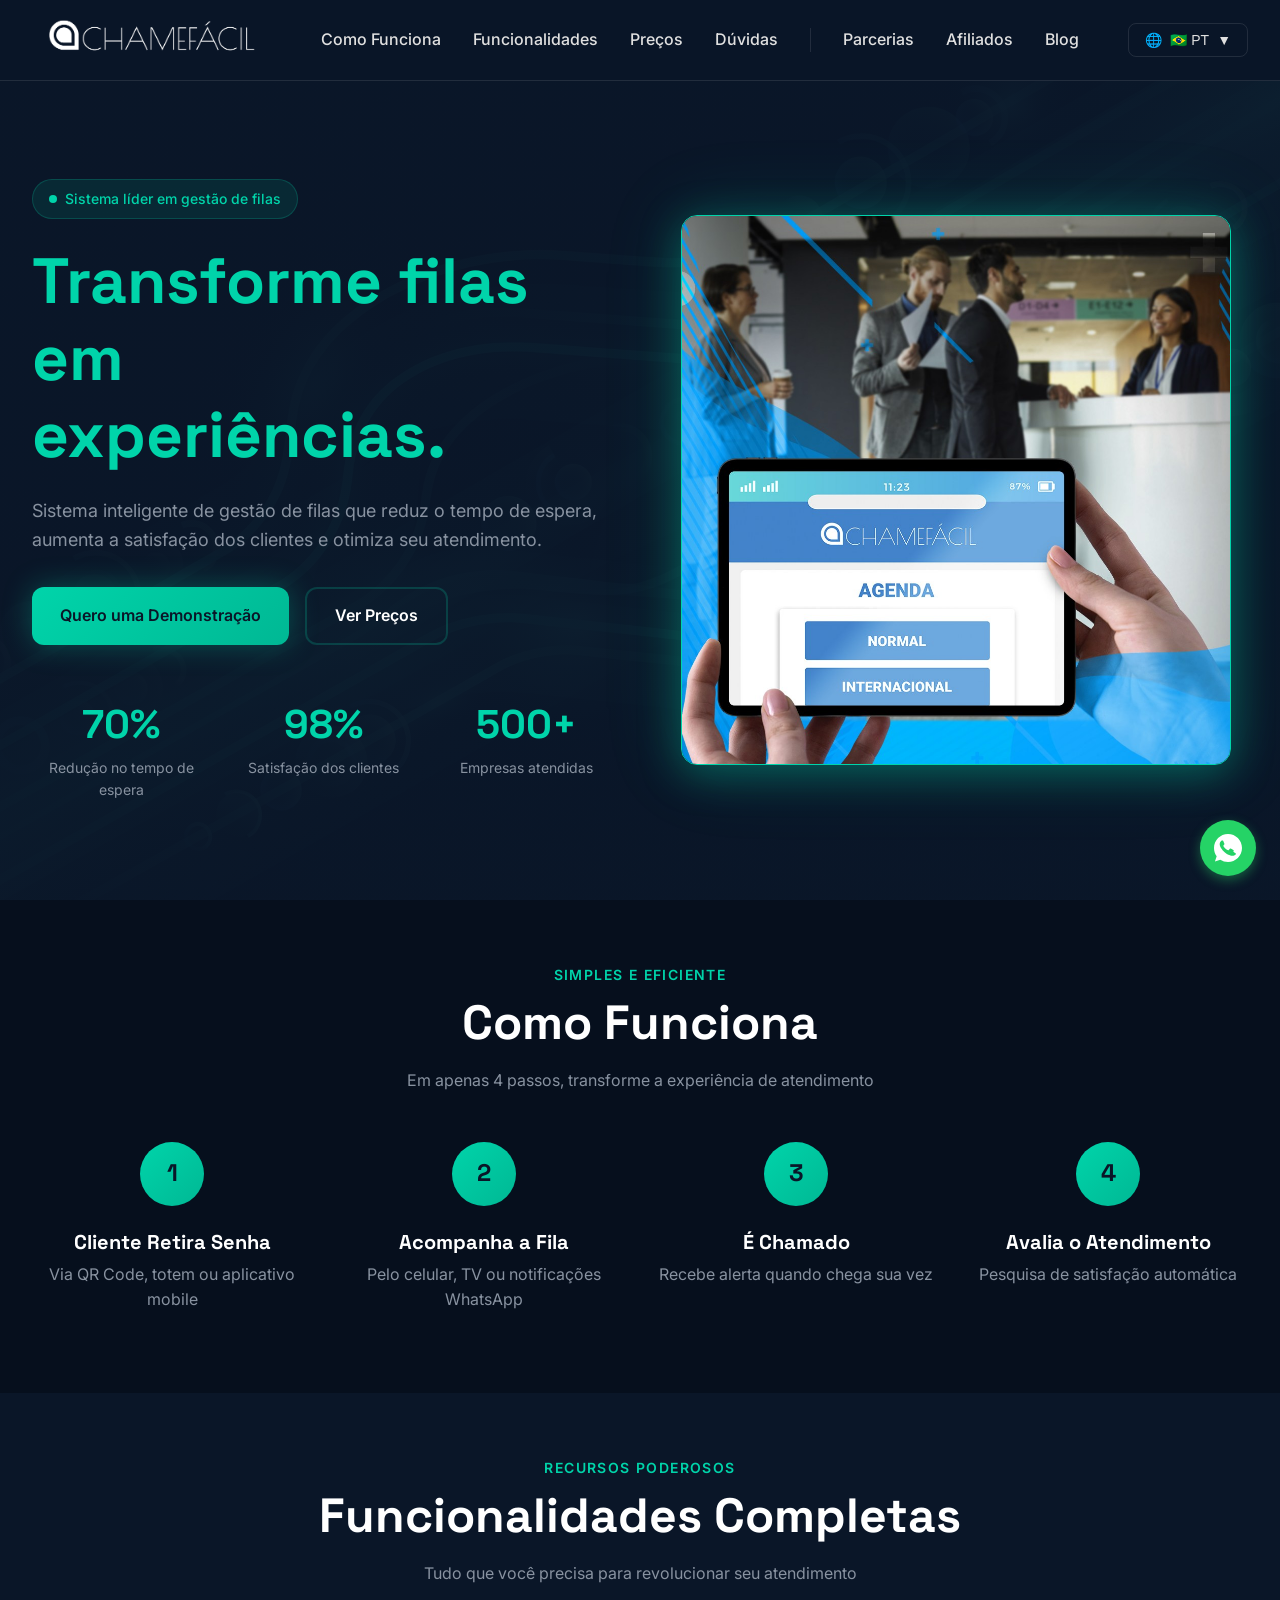
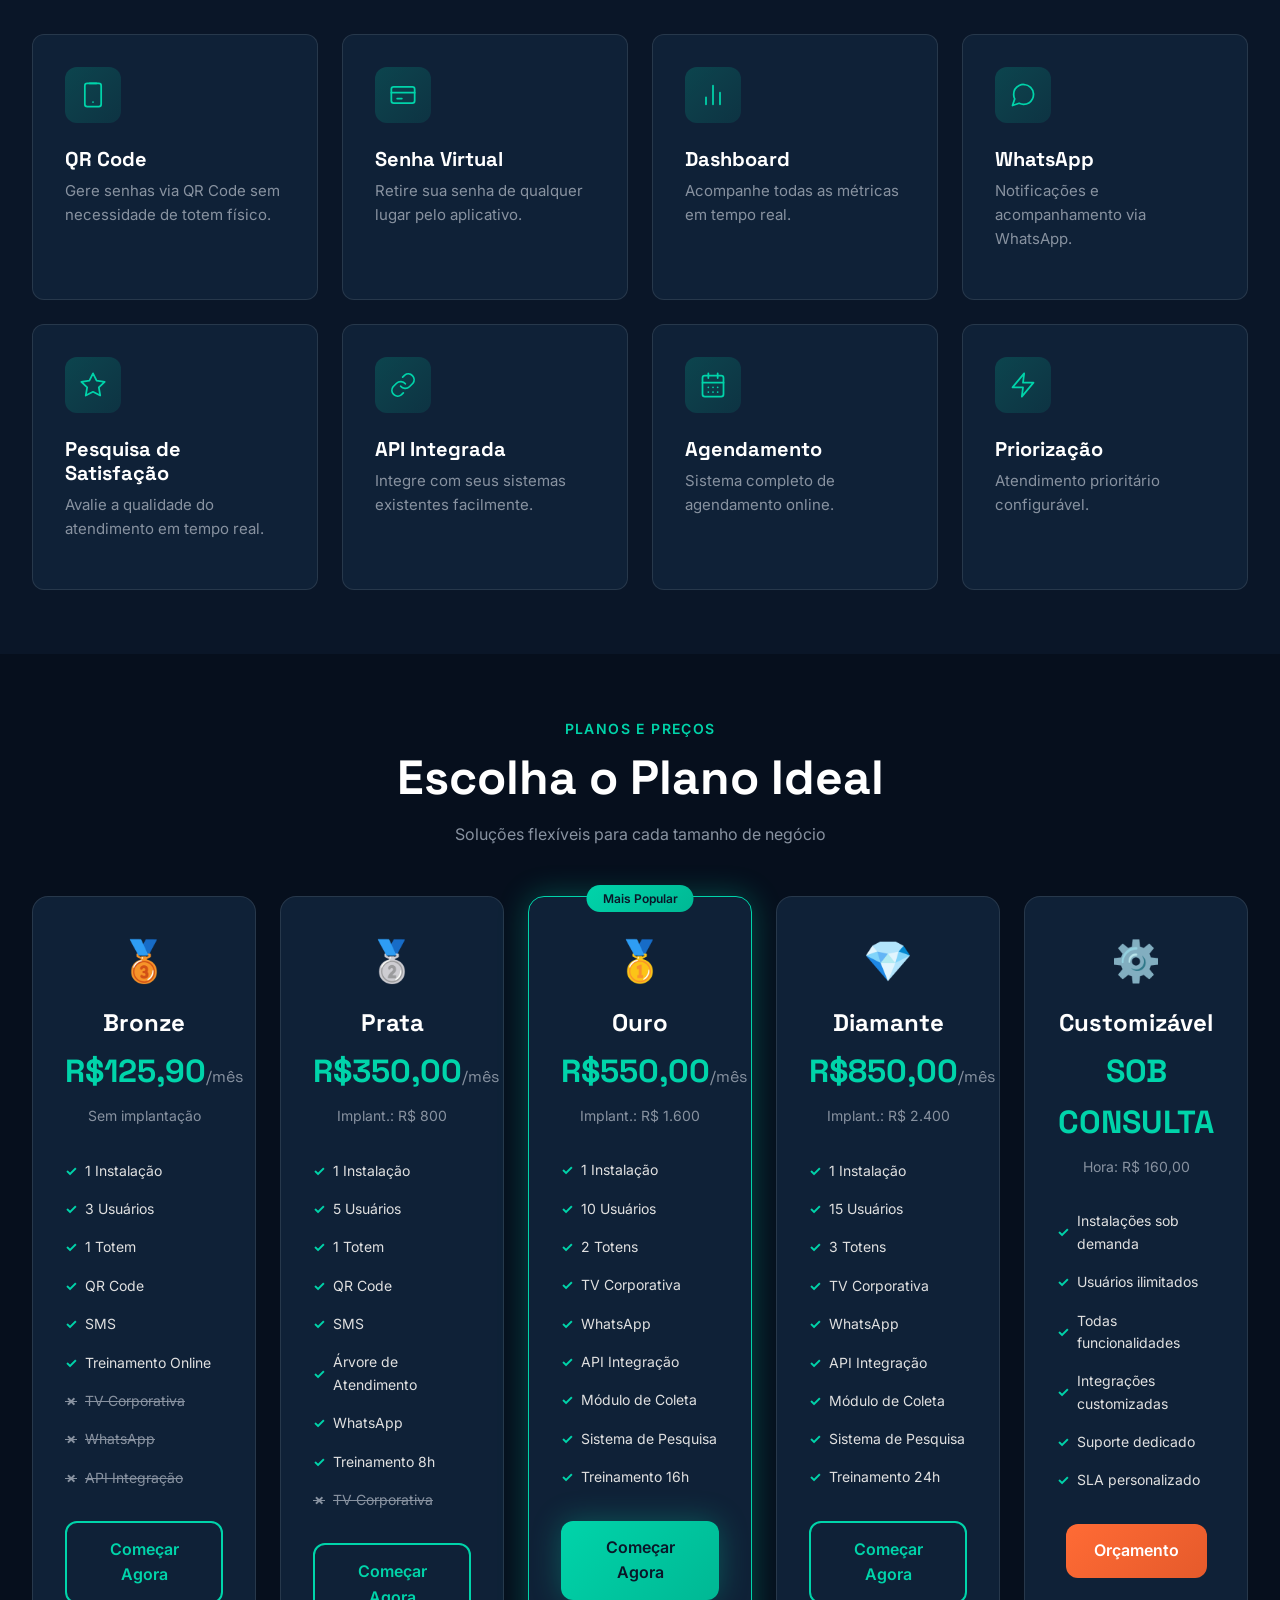
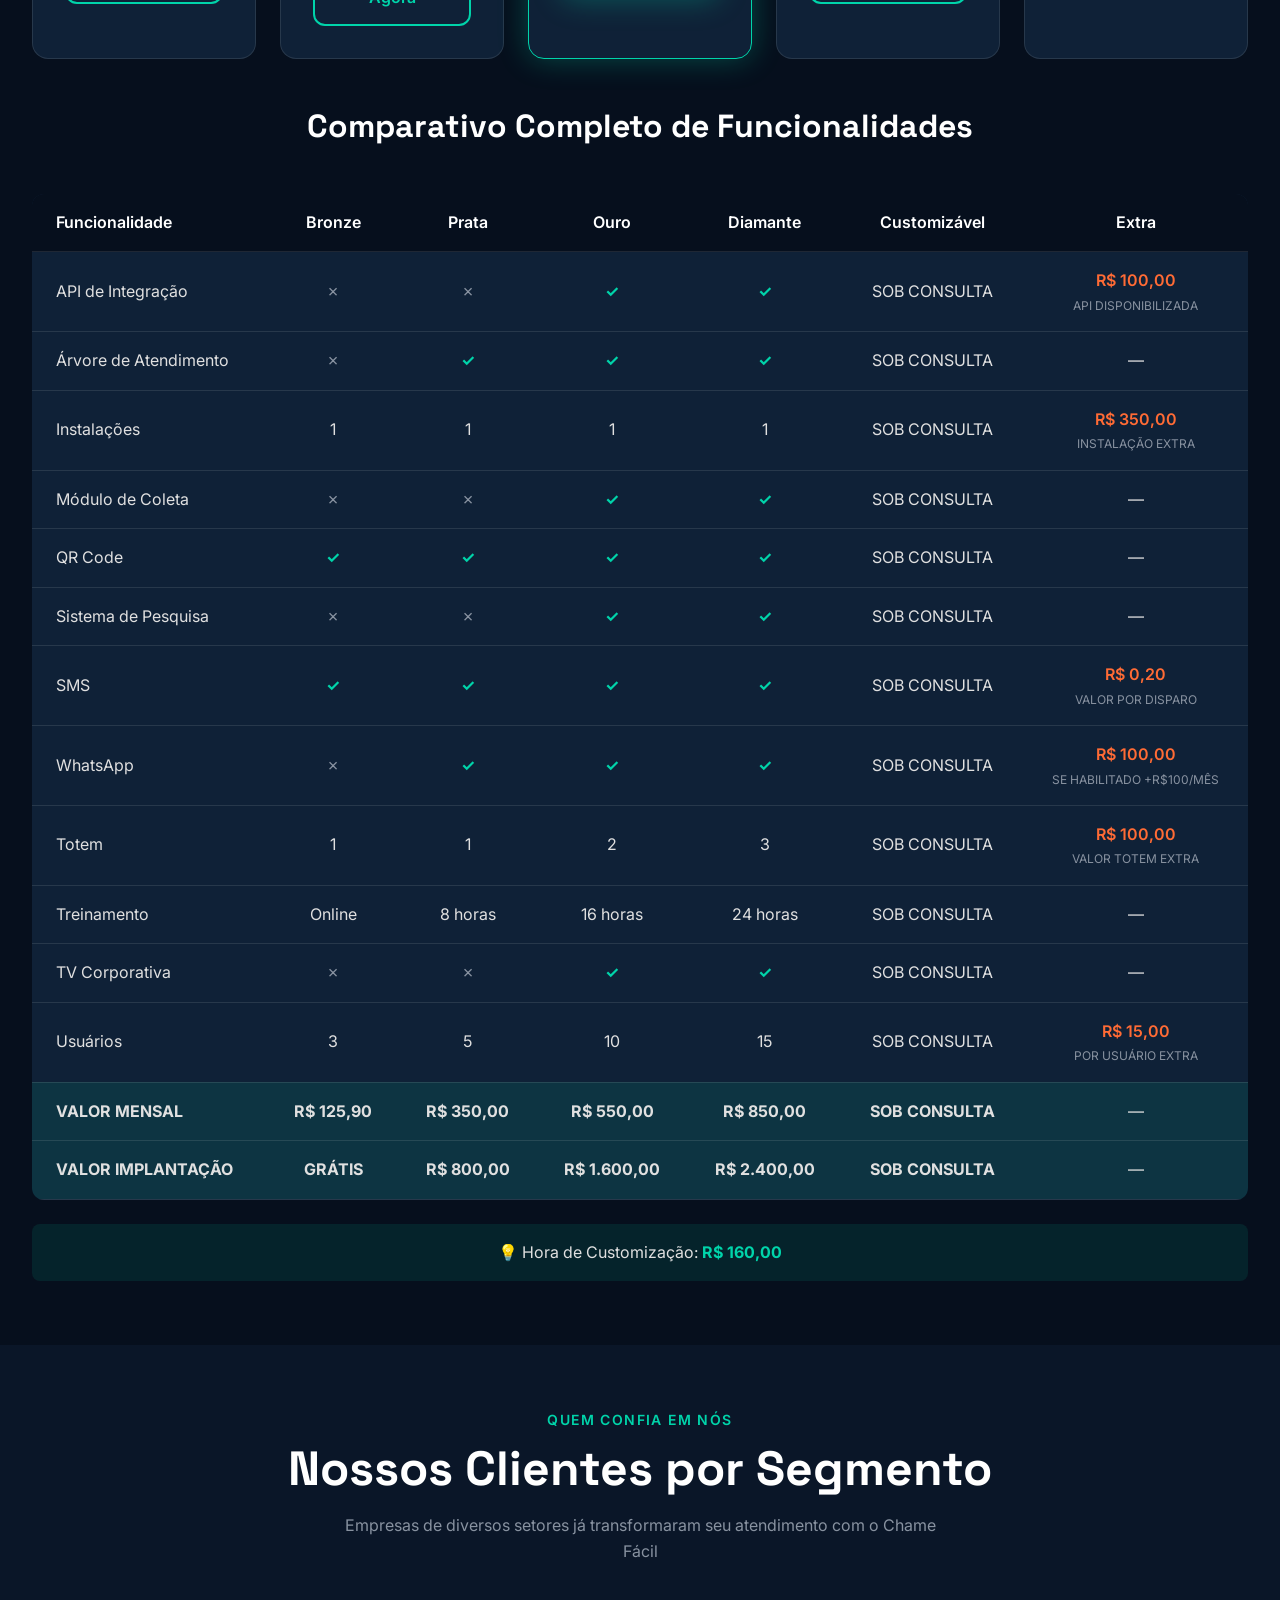
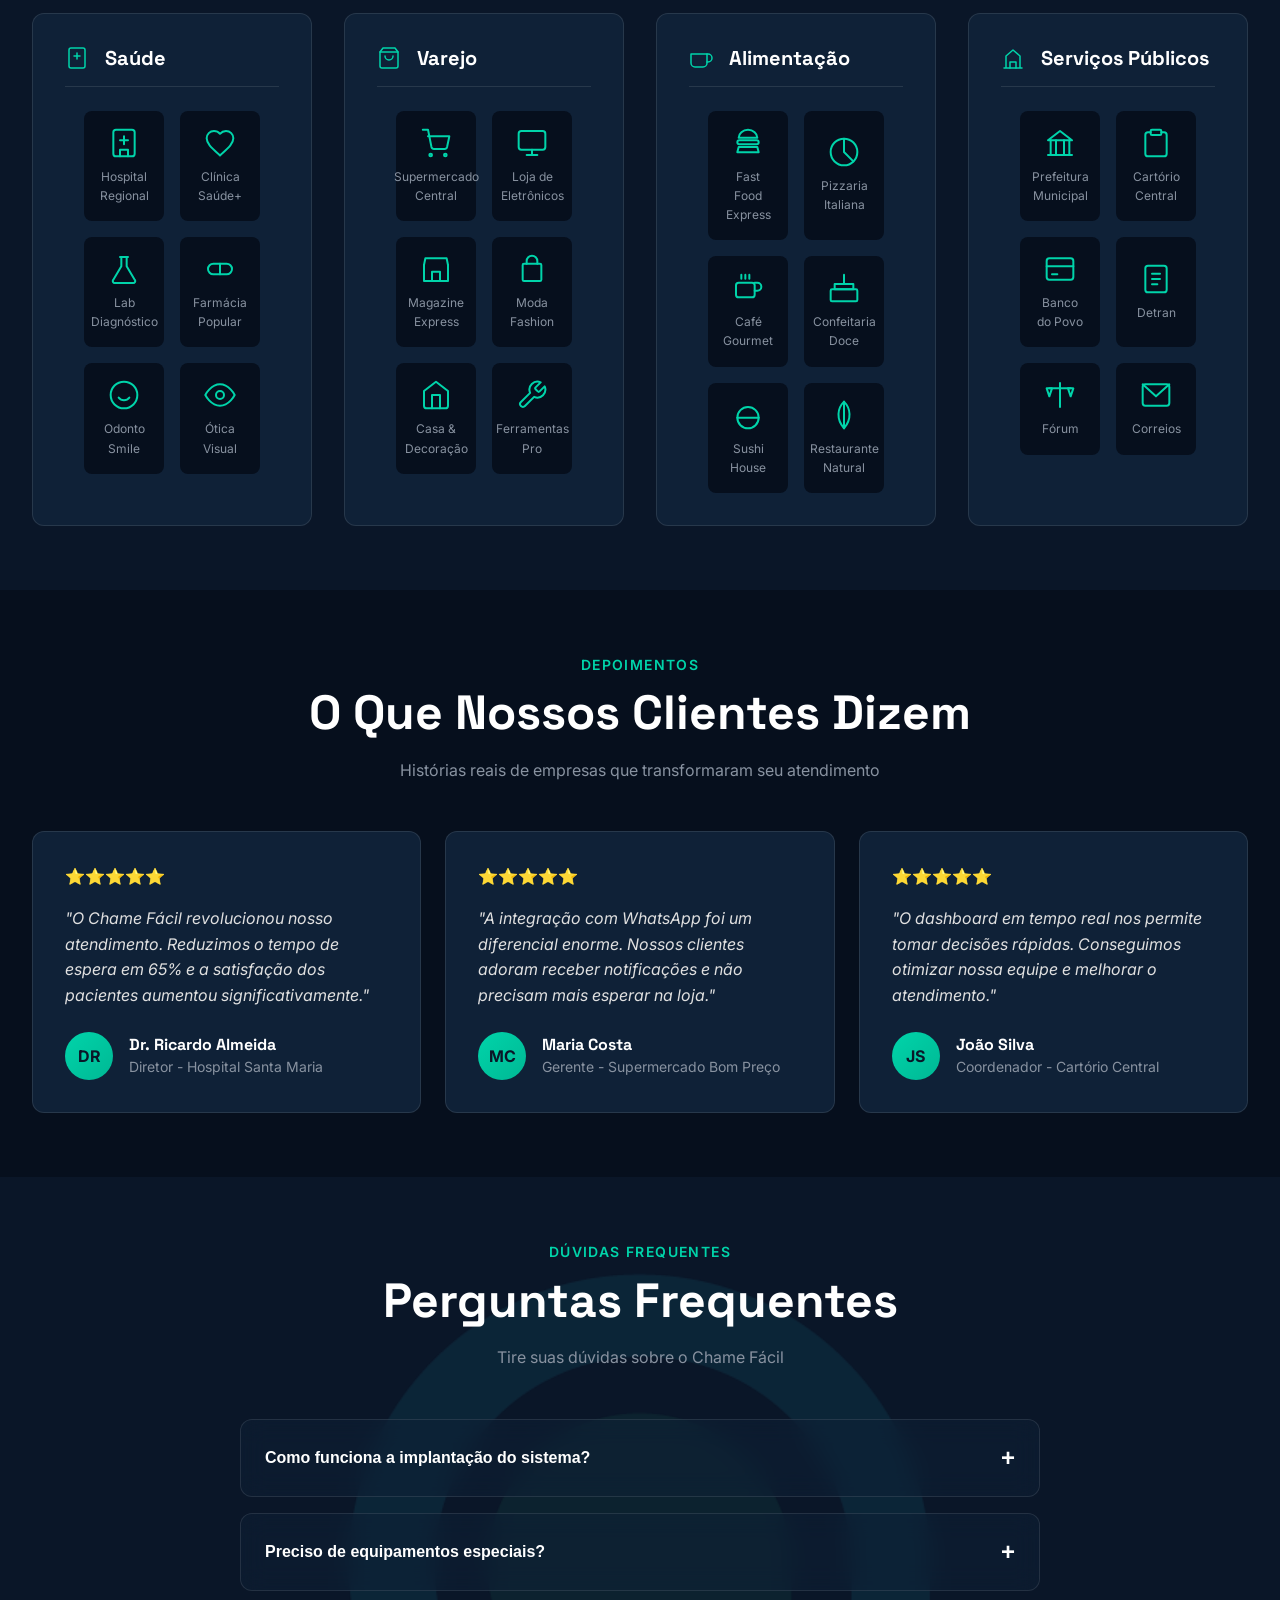
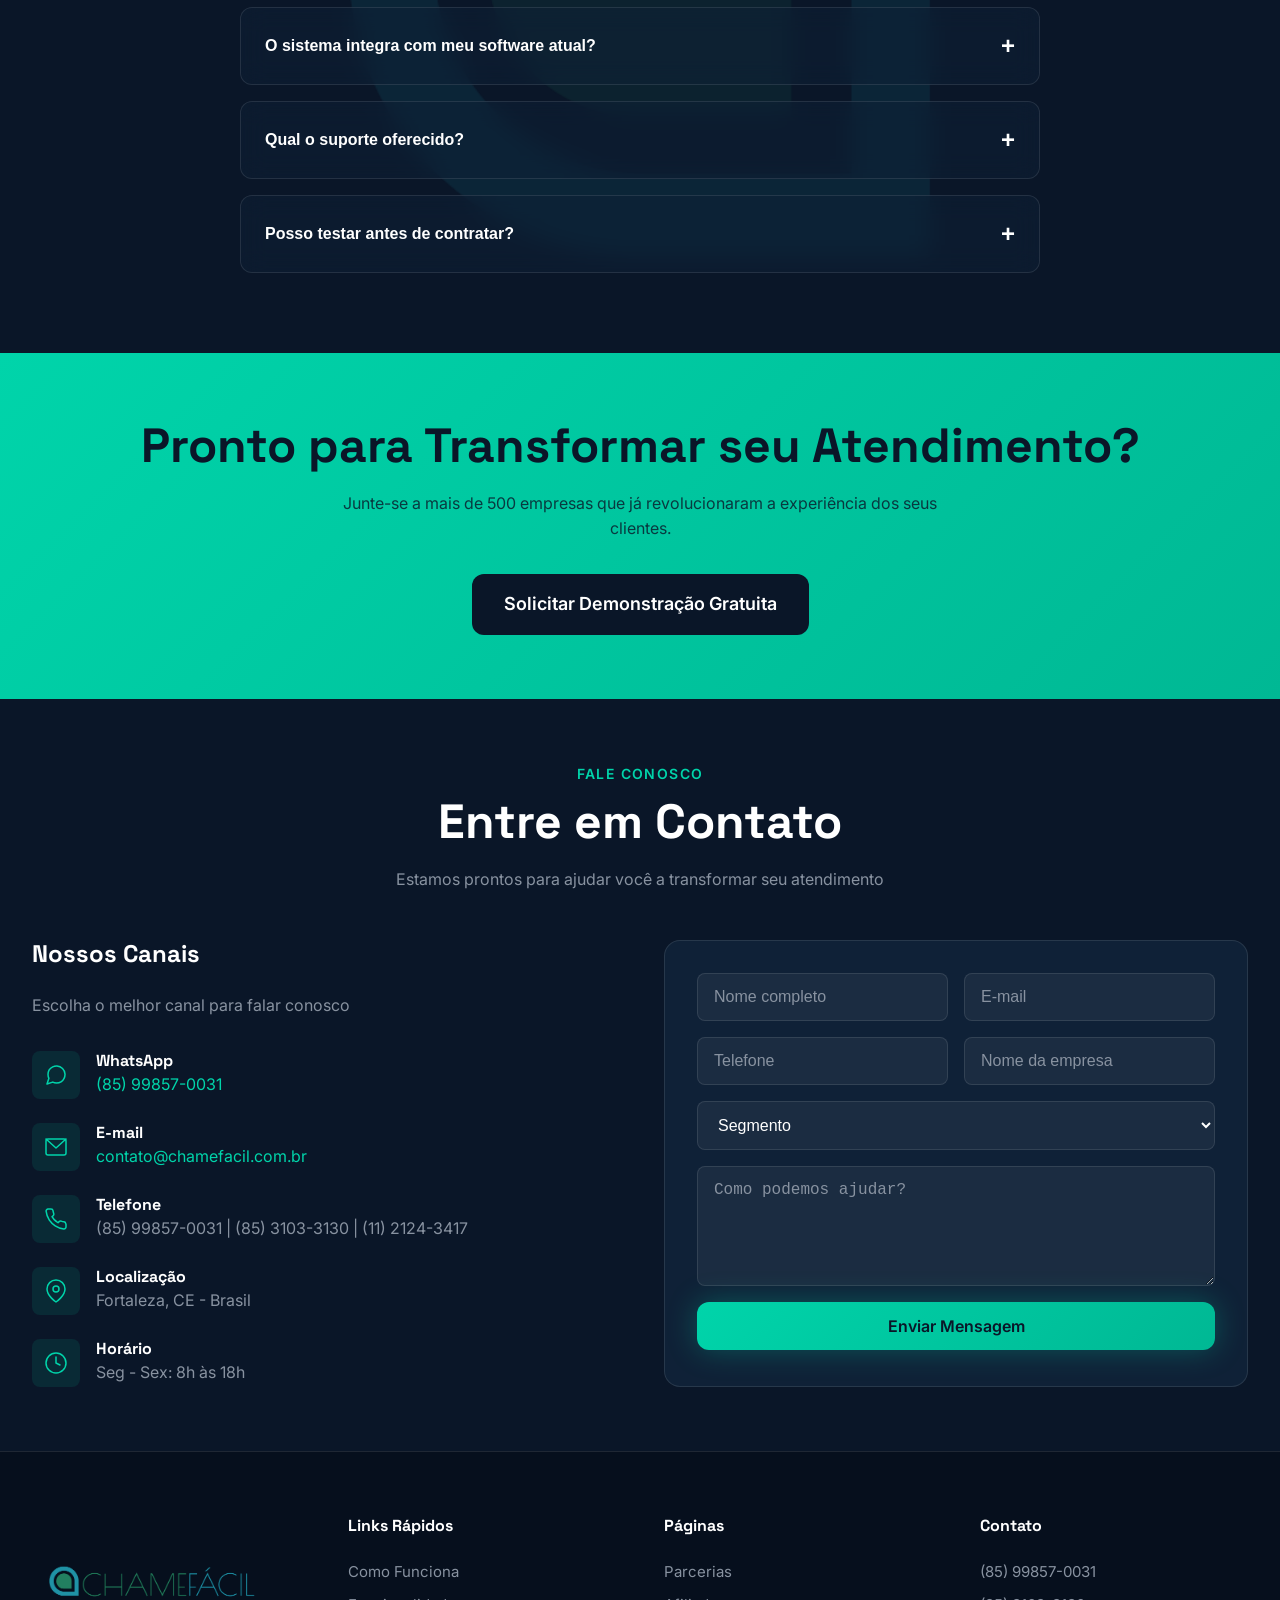
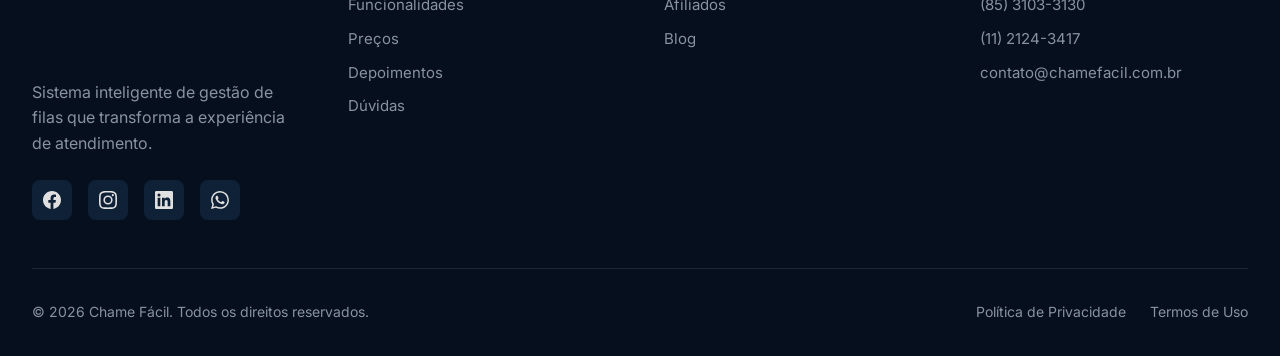
<file: index.html>
<!DOCTYPE html>
<html lang="pt-BR">
<head>
  <meta charset="UTF-8">
  <meta name="viewport" content="width=device-width, initial-scale=1.0">
  <meta name="description" content="Chame Fácil - Sistema inteligente de gestão de filas que reduz o tempo de espera e aumenta a satisfação dos clientes.">
  <meta name="keywords" content="gestão de filas, sistema de senhas, atendimento, totem, QR Code, WhatsApp">
  <meta name="author" content="Chame Fácil">
  <meta property="og:title" content="Chame Fácil - Sistema de Gestão de Filas Inteligente">
  <meta property="og:description" content="Sistema inteligente de gestão de filas que reduz o tempo de espera em 70%, aumenta a satisfação dos clientes e otimiza seu atendimento.">
  <meta property="og:type" content="website">
  <meta property="og:url" content="https://chamefacil.com.br">
  <meta property="og:locale" content="pt_BR">
  <meta name="twitter:card" content="summary_large_image">
  <meta name="twitter:title" content="Chame Fácil - Sistema de Gestão de Filas Inteligente">
  <meta name="twitter:description" content="Sistema inteligente de gestão de filas que reduz o tempo de espera em 70%.">
  
  <title>Chame Fácil - Sistema de Gestão de Filas Inteligente</title>
  
  <!-- Favicon -->
  <link rel="icon" type="image/png" href="images/icone.png">
  
  <!-- Google Fonts -->
  <link rel="preconnect" href="https://fonts.googleapis.com">
  <link rel="preconnect" href="https://fonts.gstatic.com" crossorigin>
  <link href="https://fonts.googleapis.com/css2?family=Inter:wght@400;500;600;700&family=Space+Grotesk:wght@500;600;700&display=swap" rel="stylesheet">
  
  <!-- CSS -->
  <link rel="stylesheet" href="css/styles.css">
</head>
<body>
  <!-- ============================================
       HEADER
       ============================================ -->
  <header class="header">
    <div class="container">
      <div class="header-inner">
        <a href="index.html" class="logo">
          <img src="images/Chame fácil branco.png" alt="Chame Fácil" class="logo-img">
        </a>
        
        <nav class="nav">
          <a href="#como-funciona" data-i18n="nav_how_it_works">Como Funciona</a>
          <a href="#funcionalidades" data-i18n="nav_features">Funcionalidades</a>
          <a href="#precos" data-i18n="nav_pricing">Preços</a>
          <a href="#faq" data-i18n="nav_faq">Dúvidas</a>
          <div class="nav-divider"></div>
          <a href="pages/parcerias.html" data-i18n="nav_partners">Parcerias</a>
          <a href="pages/afiliados.html" data-i18n="nav_affiliates">Afiliados</a>
          <a href="pages/blog.html" data-i18n="nav_blog">Blog</a>
        </nav>
        
        <div class="header-actions">
          <div class="language-selector">
            <button class="language-btn">
              <span class="lang-globe">🌐</span> 🇧🇷 PT <span class="lang-arrow">▼</span>
            </button>
            <div class="language-dropdown">
              <div class="language-option active" data-lang="pt">🇧🇷 Português</div>
              <div class="language-option" data-lang="es">🇪🇸 Español</div>
              <div class="language-option" data-lang="en">🇺🇸 English</div>
            </div>
          </div>
          <!-- <a href="#contato" class="btn btn-primary btn-sm" data-i18n="nav_demo">Solicitar Demo</a> -->
        </div>
        
        <button class="mobile-menu-btn" aria-label="Abrir menu" aria-expanded="false">
          <span></span>
          <span></span>
          <span></span>
        </button>
      </div>
    </div>
    
    <!-- Mobile Navigation -->
    <nav class="mobile-nav">
      <a href="#como-funciona" data-i18n="nav_how_it_works">Como Funciona</a>
      <a href="#funcionalidades" data-i18n="nav_features">Funcionalidades</a>
      <a href="#precos" data-i18n="nav_pricing">Preços</a>
      <a href="#faq" data-i18n="nav_faq">Dúvidas</a>
      <a href="pages/parcerias.html" data-i18n="nav_partners">Parcerias</a>
      <a href="pages/afiliados.html" data-i18n="nav_affiliates">Afiliados</a>
      <a href="pages/blog.html" data-i18n="nav_blog">Blog</a>
      <a href="#contato" class="btn btn-primary" data-i18n="nav_demo">Solicitar Demo</a>
    </nav>
  </header>

  <!-- ============================================
       HERO SECTION
       ============================================ -->
  <section class="hero">
    <div class="hero-bg">
      <img src="images/hero-bg.png" alt="Background">
    </div>
    <div class="container">
      <div class="hero-inner">
        <div class="hero-content">
          <div class="hero-badge" data-i18n="hero_badge">Sistema líder em gestão de filas</div>
          <h1 class="hero-title">
            <span data-i18n="hero_title">Transforme filas em</span>
            <br><span class="text-primary" data-i18n="hero_title_highlight">experiências.</span>
          </h1>
          <p class="hero-description" data-i18n="hero_description">
            Sistema inteligente de gestão de filas que reduz o tempo de espera, aumenta a satisfação dos clientes e otimiza seu atendimento.
          </p>
          <div class="hero-buttons">
            <a href="#contato" class="btn btn-primary" data-i18n="hero_btn_demo">Quero uma Demonstração</a>
            <a href="#precos" class="btn btn-secondary" data-i18n="hero_btn_pricing">▶ Ver Preços</a>
          </div>
          <div class="hero-stats">
            <div class="hero-stat">
              <div class="hero-stat-value" data-i18n="hero_stat_1_value">70%</div>
              <div class="hero-stat-label" data-i18n="hero_stat_1_label">Redução no tempo de espera</div>
            </div>
            <div class="hero-stat">
              <div class="hero-stat-value" data-i18n="hero_stat_2_value">98%</div>
              <div class="hero-stat-label" data-i18n="hero_stat_2_label">Satisfação dos clientes</div>
            </div>
            <div class="hero-stat">
              <div class="hero-stat-value" data-i18n="hero_stat_3_value">500+</div>
              <div class="hero-stat-label" data-i18n="hero_stat_3_label">Empresas atendidas</div>
            </div>
          </div>
        </div>
        
        <!-- FORM HERO COMENTADO
        <div class="hero-form-card">
          <h3 class="hero-form-title" data-i18n="form_title">Solicite uma Demonstração</h3>
          <p class="hero-form-subtitle" data-i18n="form_subtitle">Preencha seus dados e entraremos em contato</p>
          <form class="hero-form">
            <input type="text" class="form-input" placeholder="Nome completo" data-i18n-placeholder="form_name" required>
            <input type="email" class="form-input" placeholder="E-mail" data-i18n-placeholder="form_email" required>
            <input type="tel" class="form-input" placeholder="Telefone" data-i18n-placeholder="form_phone" required>
            <input type="text" class="form-input" placeholder="Segmento" data-i18n-placeholder="form_segment">
            <button type="submit" class="btn btn-primary form-submit" data-i18n="form_submit">Solicitar Demo</button>
          </form>
          <div class="form-trust">
            <span>✓ <span data-i18n="form_trust_1">Sem compromisso</span></span>
            <span>✓ <span data-i18n="form_trust_2">100% gratuito</span></span>
          </div>
        </div>
        FIM FORM HERO COMENTADO -->

        <div class="hero-image">
          <img src="images/background1.jpg" alt="Chame Fácil - Sistema de gestão de filas" class="hero-img">
        </div>
      </div>
    </div>
  </section>

  <!-- ============================================
       COMO FUNCIONA
       ============================================ -->
  <section id="como-funciona" class="section section-dark">
    <div class="container">
      <div class="section-title">
        <span>Simples e Eficiente</span>
        <h2>Como Funciona</h2>
        <p>Em apenas 4 passos, transforme a experiência de atendimento</p>
      </div>
      <div class="steps-container">
        <div class="step-card">
          <div class="step-number">1</div>
          <h3>Cliente Retira Senha</h3>
          <p>Via QR Code, totem ou aplicativo mobile</p>
        </div>
        <div class="step-card">
          <div class="step-number">2</div>
          <h3>Acompanha a Fila</h3>
          <p>Pelo celular, TV ou notificações WhatsApp</p>
        </div>
        <div class="step-card">
          <div class="step-number">3</div>
          <h3>É Chamado</h3>
          <p>Recebe alerta quando chega sua vez</p>
        </div>
        <div class="step-card">
          <div class="step-number">4</div>
          <h3>Avalia o Atendimento</h3>
          <p>Pesquisa de satisfação automática</p>
        </div>
      </div>
    </div>
  </section>

  <!-- ============================================
       FUNCIONALIDADES
       ============================================ -->
  <section id="funcionalidades" class="section">
    <div class="container">
      <div class="section-title">
        <span data-i18n="features_badge">Recursos Poderosos</span>
        <h2 data-i18n="features_title">Funcionalidades Completas</h2>
        <p data-i18n="features_subtitle">Tudo que você precisa para revolucionar seu atendimento</p>
      </div>
      <div class="features-grid">
        <div class="feature-card">
          <div class="feature-icon"><svg viewBox="0 0 24 24" fill="none" stroke="currentColor" stroke-width="1.5" stroke-linecap="round" stroke-linejoin="round"><rect x="5" y="2" width="14" height="20" rx="2"/><path d="M9 2h6M12 18h.01"/></svg></div>
          <h3 data-i18n="feature_qrcode">QR Code</h3>
          <p data-i18n="feature_qrcode_desc">Gere senhas via QR Code sem necessidade de totem físico.</p>
        </div>
        <div class="feature-card">
          <div class="feature-icon"><svg viewBox="0 0 24 24" fill="none" stroke="currentColor" stroke-width="1.5" stroke-linecap="round" stroke-linejoin="round"><rect x="2" y="5" width="20" height="14" rx="2"/><path d="M2 10h20"/><path d="M7 15h4"/></svg></div>
          <h3 data-i18n="feature_virtual">Senha Virtual</h3>
          <p data-i18n="feature_virtual_desc">Retire sua senha de qualquer lugar pelo aplicativo.</p>
        </div>
        <div class="feature-card">
          <div class="feature-icon"><svg viewBox="0 0 24 24" fill="none" stroke="currentColor" stroke-width="1.5" stroke-linecap="round" stroke-linejoin="round"><path d="M18 20V10M12 20V4M6 20v-6"/></svg></div>
          <h3 data-i18n="feature_dashboard">Dashboard</h3>
          <p data-i18n="feature_dashboard_desc">Acompanhe todas as métricas em tempo real.</p>
        </div>
        <div class="feature-card">
          <div class="feature-icon"><svg viewBox="0 0 24 24" fill="none" stroke="currentColor" stroke-width="1.5" stroke-linecap="round" stroke-linejoin="round"><path d="M21 11.5a8.4 8.4 0 0 1-.9 3.8 8.5 8.5 0 0 1-7.6 4.7 8.4 8.4 0 0 1-3.8-.9L3 21l1.9-5.7a8.4 8.4 0 0 1-.9-3.8 8.5 8.5 0 0 1 4.7-7.6 8.4 8.4 0 0 1 3.8-.9h.5a8.5 8.5 0 0 1 8 8v.5z"/></svg></div>
          <h3 data-i18n="feature_whatsapp">WhatsApp</h3>
          <p data-i18n="feature_whatsapp_desc">Notificações e acompanhamento via WhatsApp.</p>
        </div>
        <div class="feature-card">
          <div class="feature-icon"><svg viewBox="0 0 24 24" fill="none" stroke="currentColor" stroke-width="1.5" stroke-linecap="round" stroke-linejoin="round"><polygon points="12 2 15.1 8.3 22 9.3 17 14.1 18.2 21 12 17.8 5.8 21 7 14.1 2 9.3 8.9 8.3 12 2"/></svg></div>
          <h3 data-i18n="feature_survey">Pesquisa de Satisfação</h3>
          <p data-i18n="feature_survey_desc">Avalie a qualidade do atendimento em tempo real.</p>
        </div>
        <div class="feature-card">
          <div class="feature-icon"><svg viewBox="0 0 24 24" fill="none" stroke="currentColor" stroke-width="1.5" stroke-linecap="round" stroke-linejoin="round"><path d="M10 13a5 5 0 0 0 7.5.5l3-3a5 5 0 0 0-7-7l-1.8 1.7"/><path d="M14 11a5 5 0 0 0-7.5-.5l-3 3a5 5 0 0 0 7 7l1.8-1.7"/></svg></div>
          <h3 data-i18n="feature_api">API Integrada</h3>
          <p data-i18n="feature_api_desc">Integre com seus sistemas existentes facilmente.</p>
        </div>
        <div class="feature-card">
          <div class="feature-icon"><svg viewBox="0 0 24 24" fill="none" stroke="currentColor" stroke-width="1.5" stroke-linecap="round" stroke-linejoin="round"><rect x="3" y="4" width="18" height="18" rx="2"/><path d="M16 2v4M8 2v4M3 10h18"/><path d="M8 14h.01M12 14h.01M16 14h.01M8 18h.01M12 18h.01M16 18h.01"/></svg></div>
          <h3 data-i18n="feature_schedule">Agendamento</h3>
          <p data-i18n="feature_schedule_desc">Sistema completo de agendamento online.</p>
        </div>
        <div class="feature-card">
          <div class="feature-icon"><svg viewBox="0 0 24 24" fill="none" stroke="currentColor" stroke-width="1.5" stroke-linecap="round" stroke-linejoin="round"><polygon points="13 2 3 14 12 14 11 22 21 10 12 10 13 2"/></svg></div>
          <h3 data-i18n="feature_priority">Priorização</h3>
          <p data-i18n="feature_priority_desc">Atendimento prioritário configurável.</p>
        </div>
      </div>
    </div>
  </section>

  <!-- ============================================
       PREÇOS
       ============================================ -->
  <section id="precos" class="section section-dark">
    <div class="container">
      <div class="section-title">
        <span data-i18n="pricing_badge">Planos e Preços</span>
        <h2 data-i18n="pricing_title">Escolha o Plano Ideal</h2>
        <p data-i18n="pricing_subtitle">Soluções flexíveis para cada tamanho de negócio</p>
      </div>
      
      <!-- Cards de Preços -->
      <div class="pricing-cards">
        <!-- Bronze -->
        <div class="pricing-card">
          <div class="pricing-icon">🥉</div>
          <h3 data-i18n="plan_bronze">Bronze</h3>
          <div class="pricing-price">R$125,90<small data-i18n="pricing_month">/mês</small></div>
          <div class="pricing-implantation" data-i18n="pricing_no_implant">Sem implantação</div>
          <ul class="pricing-features">
            <li>1 Instalação</li>
            <li>3 Usuários</li>
            <li>1 Totem</li>
            <li>QR Code</li>
            <li>SMS</li>
            <li>Treinamento Online</li>
            <li class="disabled">TV Corporativa</li>
            <li class="disabled">WhatsApp</li>
            <li class="disabled">API Integração</li>
          </ul>
          <a href="#contato" class="btn btn-outline" data-i18n="pricing_start">Começar Agora</a>
        </div>
        
        <!-- Prata -->
        <div class="pricing-card">
          <div class="pricing-icon">🥈</div>
          <h3 data-i18n="plan_silver">Prata</h3>
          <div class="pricing-price">R$350,00<small data-i18n="pricing_month">/mês</small></div>
          <div class="pricing-implantation"><span data-i18n="pricing_implant">Implant.:</span> R$ 800</div>
          <ul class="pricing-features">
            <li>1 Instalação</li>
            <li>5 Usuários</li>
            <li>1 Totem</li>
            <li>QR Code</li>
            <li>SMS</li>
            <li>Árvore de Atendimento</li>
            <li>WhatsApp</li>
            <li>Treinamento 8h</li>
            <li class="disabled">TV Corporativa</li>
          </ul>
          <a href="#contato" class="btn btn-outline" data-i18n="pricing_start">Começar Agora</a>
        </div>
        
        <!-- Ouro -->
        <div class="pricing-card popular">
          <div class="pricing-badge" data-i18n="pricing_popular">Mais Popular</div>
          <div class="pricing-icon">🥇</div>
          <h3 data-i18n="plan_gold">Ouro</h3>
          <div class="pricing-price">R$550,00<small data-i18n="pricing_month">/mês</small></div>
          <div class="pricing-implantation"><span data-i18n="pricing_implant">Implant.:</span> R$ 1.600</div>
          <ul class="pricing-features">
            <li>1 Instalação</li>
            <li>10 Usuários</li>
            <li>2 Totens</li>
            <li>TV Corporativa</li>
            <li>WhatsApp</li>
            <li>API Integração</li>
            <li>Módulo de Coleta</li>
            <li>Sistema de Pesquisa</li>
            <li>Treinamento 16h</li>
          </ul>
          <a href="#contato" class="btn btn-primary" data-i18n="pricing_start">Começar Agora</a>
        </div>
        
        <!-- Diamante -->
        <div class="pricing-card">
          <div class="pricing-icon">💎</div>
          <h3 data-i18n="plan_diamond">Diamante</h3>
          <div class="pricing-price">R$850,00<small data-i18n="pricing_month">/mês</small></div>
          <div class="pricing-implantation"><span data-i18n="pricing_implant">Implant.:</span> R$ 2.400</div>
          <ul class="pricing-features">
            <li>1 Instalação</li>
            <li>15 Usuários</li>
            <li>3 Totens</li>
            <li>TV Corporativa</li>
            <li>WhatsApp</li>
            <li>API Integração</li>
            <li>Módulo de Coleta</li>
            <li>Sistema de Pesquisa</li>
            <li>Treinamento 24h</li>
          </ul>
          <a href="#contato" class="btn btn-outline" data-i18n="pricing_start">Começar Agora</a>
        </div>
        
        <!-- Customizável -->
        <div class="pricing-card">
          <div class="pricing-icon">⚙️</div>
          <h3 data-i18n="plan_custom">Customizável</h3>
          <div class="pricing-price" data-i18n="pricing_consult">SOB CONSULTA</div>
          <div class="pricing-implantation"><span data-i18n="pricing_hour">Hora:</span> R$ 160,00</div>
          <ul class="pricing-features">
            <li>Instalações sob demanda</li>
            <li>Usuários ilimitados</li>
            <li>Todas funcionalidades</li>
            <li>Integrações customizadas</li>
            <li>Suporte dedicado</li>
            <li>SLA personalizado</li>
          </ul>
          <a href="#contato" class="btn btn-orange" data-i18n="pricing_quote">Orçamento</a>
        </div>
      </div>
      
      <!-- Tabela Comparativa -->
      <h3 class="text-center mt-5 mb-3" data-i18n="pricing_table_title">Comparativo Completo de Funcionalidades</h3>
      <div class="pricing-table-container">
        <table class="pricing-table">
          <thead>
            <tr>
              <th>Funcionalidade</th>
              <th>Bronze</th>
              <th>Prata</th>
              <th>Ouro</th>
              <th>Diamante</th>
              <th>Customizável</th>
              <th>Extra</th>
            </tr>
          </thead>
          <tbody>
            <tr>
              <td>API de Integração</td>
              <td class="cross">✗</td>
              <td class="cross">✗</td>
              <td class="check">✓</td>
              <td class="check">✓</td>
              <td>SOB CONSULTA</td>
              <td>
                <div class="pricing-extra">
                  <span class="pricing-extra-value">R$ 100,00</span>
                  <span class="pricing-extra-desc">API DISPONIBILIZADA</span>
                </div>
              </td>
            </tr>
            <tr>
              <td>Árvore de Atendimento</td>
              <td class="cross">✗</td>
              <td class="check">✓</td>
              <td class="check">✓</td>
              <td class="check">✓</td>
              <td>SOB CONSULTA</td>
              <td>—</td>
            </tr>
            <tr>
              <td>Instalações</td>
              <td>1</td>
              <td>1</td>
              <td>1</td>
              <td>1</td>
              <td>SOB CONSULTA</td>
              <td>
                <div class="pricing-extra">
                  <span class="pricing-extra-value">R$ 350,00</span>
                  <span class="pricing-extra-desc">INSTALAÇÃO EXTRA</span>
                </div>
              </td>
            </tr>
            <tr>
              <td>Módulo de Coleta</td>
              <td class="cross">✗</td>
              <td class="cross">✗</td>
              <td class="check">✓</td>
              <td class="check">✓</td>
              <td>SOB CONSULTA</td>
              <td>—</td>
            </tr>
            <tr>
              <td>QR Code</td>
              <td class="check">✓</td>
              <td class="check">✓</td>
              <td class="check">✓</td>
              <td class="check">✓</td>
              <td>SOB CONSULTA</td>
              <td>—</td>
            </tr>
            <tr>
              <td>Sistema de Pesquisa</td>
              <td class="cross">✗</td>
              <td class="cross">✗</td>
              <td class="check">✓</td>
              <td class="check">✓</td>
              <td>SOB CONSULTA</td>
              <td>—</td>
            </tr>
            <tr>
              <td>SMS</td>
              <td class="check">✓</td>
              <td class="check">✓</td>
              <td class="check">✓</td>
              <td class="check">✓</td>
              <td>SOB CONSULTA</td>
              <td>
                <div class="pricing-extra">
                  <span class="pricing-extra-value">R$ 0,20</span>
                  <span class="pricing-extra-desc">VALOR POR DISPARO</span>
                </div>
              </td>
            </tr>
            <tr>
              <td>WhatsApp</td>
              <td class="cross">✗</td>
              <td class="check">✓</td>
              <td class="check">✓</td>
              <td class="check">✓</td>
              <td>SOB CONSULTA</td>
              <td>
                <div class="pricing-extra">
                  <span class="pricing-extra-value">R$ 100,00</span>
                  <span class="pricing-extra-desc">SE HABILITADO +R$100/MÊS</span>
                </div>
              </td>
            </tr>
            <tr>
              <td>Totem</td>
              <td>1</td>
              <td>1</td>
              <td>2</td>
              <td>3</td>
              <td>SOB CONSULTA</td>
              <td>
                <div class="pricing-extra">
                  <span class="pricing-extra-value">R$ 100,00</span>
                  <span class="pricing-extra-desc">VALOR TOTEM EXTRA</span>
                </div>
              </td>
            </tr>
            <tr>
              <td>Treinamento</td>
              <td>Online</td>
              <td>8 horas</td>
              <td>16 horas</td>
              <td>24 horas</td>
              <td>SOB CONSULTA</td>
              <td>—</td>
            </tr>
            <tr>
              <td>TV Corporativa</td>
              <td class="cross">✗</td>
              <td class="cross">✗</td>
              <td class="check">✓</td>
              <td class="check">✓</td>
              <td>SOB CONSULTA</td>
              <td>—</td>
            </tr>
            <tr>
              <td>Usuários</td>
              <td>3</td>
              <td>5</td>
              <td>10</td>
              <td>15</td>
              <td>SOB CONSULTA</td>
              <td>
                <div class="pricing-extra">
                  <span class="pricing-extra-value">R$ 15,00</span>
                  <span class="pricing-extra-desc">POR USUÁRIO EXTRA</span>
                </div>
              </td>
            </tr>
            <tr style="background: rgba(0,212,170,0.1);">
              <td><strong>VALOR MENSAL</strong></td>
              <td><strong>R$ 125,90</strong></td>
              <td><strong>R$ 350,00</strong></td>
              <td><strong>R$ 550,00</strong></td>
              <td><strong>R$ 850,00</strong></td>
              <td><strong>SOB CONSULTA</strong></td>
              <td>—</td>
            </tr>
            <tr style="background: rgba(0,212,170,0.1);">
              <td><strong>VALOR IMPLANTAÇÃO</strong></td>
              <td><strong>GRÁTIS</strong></td>
              <td><strong>R$ 800,00</strong></td>
              <td><strong>R$ 1.600,00</strong></td>
              <td><strong>R$ 2.400,00</strong></td>
              <td><strong>SOB CONSULTA</strong></td>
              <td>—</td>
            </tr>
          </tbody>
        </table>
      </div>
      
      <div class="pricing-note">
        💡 <span data-i18n="pricing_note">Hora de Customização:</span> <strong>R$ 160,00</strong>
      </div>
    </div>
  </section>

  <!-- ============================================
       CLIENTES
       ============================================ -->
  <section id="clientes" class="section">
    <div class="container">
      <div class="section-title">
        <span data-i18n="clients_badge">Quem Confia em Nós</span>
        <h2 data-i18n="clients_title">Nossos Clientes por Segmento</h2>
        <p data-i18n="clients_subtitle">Empresas de diversos setores já transformaram seu atendimento com o Chame Fácil</p>
      </div>
      <div class="clients-segments">
        <div class="client-segment">
          <h3><svg viewBox="0 0 24 24"><rect x="4" y="2" width="16" height="20" rx="2"/><path d="M12 7v6M9 10h6"/></svg> <span data-i18n="clients_health">Saúde</span></h3>
          <div class="client-logos">
            <div class="client-logo"><span class="client-logo-icon"><svg viewBox="0 0 24 24"><rect x="4" y="2" width="16" height="20" rx="2"/><path d="M12 7v6M9 10h6"/><path d="M9 22v-5h6v5"/></svg></span>Hospital Regional</div>
            <div class="client-logo"><span class="client-logo-icon"><svg viewBox="0 0 24 24"><path d="M12 21.4L10.6 20C5.4 15.4 2 12.3 2 8.5 2 5.4 4.4 3 7.5 3c1.7 0 3.4.8 4.5 2.1A6.1 6.1 0 0 1 16.5 3C19.6 3 22 5.4 22 8.5c0 3.8-3.4 6.9-8.6 11.5L12 21.4z"/></svg></span>Clínica Saúde+</div>
            <div class="client-logo"><span class="client-logo-icon"><svg viewBox="0 0 24 24"><path d="M9 3h6M10 3v7L4 20a1.5 1.5 0 0 0 1.3 2.5h13.4a1.5 1.5 0 0 0 1.3-2.5L14 10V3"/></svg></span>Lab Diagnóstico</div>
            <div class="client-logo"><span class="client-logo-icon"><svg viewBox="0 0 24 24"><rect x="3" y="8" width="18" height="8" rx="4"/><path d="M12 8v8"/></svg></span>Farmácia Popular</div>
            <div class="client-logo"><span class="client-logo-icon"><svg viewBox="0 0 24 24"><circle cx="12" cy="12" r="10"/><path d="M8 14s1.5 2 4 2 4-2 4-2"/></svg></span>Odonto Smile</div>
            <div class="client-logo"><span class="client-logo-icon"><svg viewBox="0 0 24 24"><path d="M1 12s4-8 11-8 11 8 11 8-4 8-11 8S1 12 1 12z"/><circle cx="12" cy="12" r="3"/></svg></span>Ótica Visual</div>
          </div>
        </div>
        <div class="client-segment">
          <h3><svg viewBox="0 0 24 24"><path d="M6 2L3 6v14a2 2 0 0 0 2 2h14a2 2 0 0 0 2-2V6l-3-4z"/><path d="M3 6h18M16 10a4 4 0 0 1-8 0"/></svg> <span data-i18n="clients_retail">Varejo</span></h3>
          <div class="client-logos">
            <div class="client-logo"><span class="client-logo-icon"><svg viewBox="0 0 24 24"><circle cx="8" cy="21" r="1"/><circle cx="19" cy="21" r="1"/><path d="M2.1 2H6l2.6 13a2 2 0 0 0 2 1.5h7.7a2 2 0 0 0 2-1.5L22 7H6"/></svg></span>Supermercado Central</div>
            <div class="client-logo"><span class="client-logo-icon"><svg viewBox="0 0 24 24"><rect x="2" y="3" width="20" height="14" rx="2"/><path d="M8 21h8M12 17v4"/></svg></span>Loja de Eletrônicos</div>
            <div class="client-logo"><span class="client-logo-icon"><svg viewBox="0 0 24 24"><path d="M3 9l1-5h16l1 5"/><path d="M3 9v12h18V9"/><rect x="9" y="14" width="6" height="7"/></svg></span>Magazine Express</div>
            <div class="client-logo"><span class="client-logo-icon"><svg viewBox="0 0 24 24"><rect x="5" y="8" width="14" height="13" rx="1"/><path d="M8 8V6a4 4 0 0 1 8 0v2"/></svg></span>Moda Fashion</div>
            <div class="client-logo"><span class="client-logo-icon"><svg viewBox="0 0 24 24"><path d="M3 9l9-7 9 7v11a2 2 0 0 1-2 2H5a2 2 0 0 1-2-2z"/><path d="M9 22V12h6v10"/></svg></span>Casa &amp; Decoração</div>
            <div class="client-logo"><span class="client-logo-icon"><svg viewBox="0 0 24 24"><path d="M14.7 6.3a1 1 0 0 0 0 1.4l1.6 1.6a1 1 0 0 0 1.4 0l3.8-3.8a6 6 0 0 1-7.9 7.9l-6.9 6.9a2 2 0 0 1-3-3l6.9-6.9a6 6 0 0 1 7.9-7.9l-3.8 3.8z"/></svg></span>Ferramentas Pro</div>
          </div>
        </div>
        <div class="client-segment">
          <h3><svg viewBox="0 0 24 24"><path d="M18 8h1a4 4 0 0 1 0 8h-1"/><path d="M2 8h16v9a4 4 0 0 1-4 4H6a4 4 0 0 1-4-4z"/></svg> <span data-i18n="clients_food">Alimentação</span></h3>
          <div class="client-logos">
            <div class="client-logo"><span class="client-logo-icon"><svg viewBox="0 0 24 24"><path d="M5 8c0-3 3.1-6 7-6s7 3 7 6H5z"/><rect x="4" y="10" width="16" height="3" rx="1.5"/><path d="M5 15h14l1 4H4l1-4z"/></svg></span>Fast Food Express</div>
            <div class="client-logo"><span class="client-logo-icon"><svg viewBox="0 0 24 24"><circle cx="12" cy="12" r="10"/><path d="M12 2v10l7 7"/></svg></span>Pizzaria Italiana</div>
            <div class="client-logo"><span class="client-logo-icon"><svg viewBox="0 0 24 24"><path d="M17 8h2a3 3 0 0 1 0 6h-2"/><rect x="3" y="8" width="14" height="11" rx="2"/><path d="M7 2v3M10 2v3M13 2v3"/></svg></span>Café Gourmet</div>
            <div class="client-logo"><span class="client-logo-icon"><svg viewBox="0 0 24 24"><rect x="2" y="13" width="20" height="9" rx="1"/><rect x="5" y="9" width="14" height="4"/><path d="M12 2v7"/></svg></span>Confeitaria Doce</div>
            <div class="client-logo"><span class="client-logo-icon"><svg viewBox="0 0 24 24"><circle cx="12" cy="14" r="8"/><path d="M4 14h16"/></svg></span>Sushi House</div>
            <div class="client-logo"><span class="client-logo-icon"><svg viewBox="0 0 24 24"><path d="M12 2c5 5 6 13 0 20-6-7-5-15 0-20z"/><path d="M12 2v20"/></svg></span>Restaurante Natural</div>
          </div>
        </div>
        <div class="client-segment">
          <h3><svg viewBox="0 0 24 24"><path d="M3 22h18M5 22V10l7-6 7 6v12"/><path d="M9 22v-6h6v6"/></svg> <span data-i18n="clients_public">Serviços Públicos</span></h3>
          <div class="client-logos">
            <div class="client-logo"><span class="client-logo-icon"><svg viewBox="0 0 24 24"><path d="M3 21h18M12 3l9 7H3z"/><path d="M5 10v11M9 10v11M15 10v11M19 10v11"/></svg></span>Prefeitura Municipal</div>
            <div class="client-logo"><span class="client-logo-icon"><svg viewBox="0 0 24 24"><path d="M16 4h2a2 2 0 0 1 2 2v14a2 2 0 0 1-2 2H6a2 2 0 0 1-2-2V6a2 2 0 0 1 2-2h2"/><rect x="8" y="2" width="8" height="4" rx="1"/></svg></span>Cartório Central</div>
            <div class="client-logo"><span class="client-logo-icon"><svg viewBox="0 0 24 24"><rect x="2" y="4" width="20" height="16" rx="2"/><path d="M2 10h20"/><path d="M6 16h4"/></svg></span>Banco do Povo</div>
            <div class="client-logo"><span class="client-logo-icon"><svg viewBox="0 0 24 24"><rect x="4" y="2" width="16" height="20" rx="2"/><path d="M9 8h6M9 12h6M9 16h4"/></svg></span>Detran</div>
            <div class="client-logo"><span class="client-logo-icon"><svg viewBox="0 0 24 24"><path d="M12 3v18"/><path d="M4 7h16"/><path d="M2 7l2 6 2-6z"/><path d="M18 7l2 6 2-6z"/></svg></span>Fórum</div>
            <div class="client-logo"><span class="client-logo-icon"><svg viewBox="0 0 24 24"><rect x="2" y="4" width="20" height="16" rx="2"/><path d="M22 4L12 13 2 4"/></svg></span>Correios</div>
          </div>
        </div>
      </div>
    </div>
  </section>

  <!-- ============================================
       DEPOIMENTOS
       ============================================ -->
  <section id="depoimentos" class="section section-dark">
    <div class="container">
      <div class="section-title">
        <span data-i18n="testimonials_badge">Depoimentos</span>
        <h2 data-i18n="testimonials_title">O Que Nossos Clientes Dizem</h2>
        <p data-i18n="testimonials_subtitle">Histórias reais de empresas que transformaram seu atendimento</p>
      </div>
      <div class="testimonials-grid">
        <div class="testimonial-card">
          <div class="testimonial-stars">⭐⭐⭐⭐⭐</div>
          <p class="testimonial-text">"O Chame Fácil revolucionou nosso atendimento. Reduzimos o tempo de espera em 65% e a satisfação dos pacientes aumentou significativamente."</p>
          <div class="testimonial-author">
            <div class="testimonial-avatar">DR</div>
            <div class="testimonial-info">
              <h4>Dr. Ricardo Almeida</h4>
              <p>Diretor - Hospital Santa Maria</p>
            </div>
          </div>
        </div>
        <div class="testimonial-card">
          <div class="testimonial-stars">⭐⭐⭐⭐⭐</div>
          <p class="testimonial-text">"A integração com WhatsApp foi um diferencial enorme. Nossos clientes adoram receber notificações e não precisam mais esperar na loja."</p>
          <div class="testimonial-author">
            <div class="testimonial-avatar">MC</div>
            <div class="testimonial-info">
              <h4>Maria Costa</h4>
              <p>Gerente - Supermercado Bom Preço</p>
            </div>
          </div>
        </div>
        <div class="testimonial-card">
          <div class="testimonial-stars">⭐⭐⭐⭐⭐</div>
          <p class="testimonial-text">"O dashboard em tempo real nos permite tomar decisões rápidas. Conseguimos otimizar nossa equipe e melhorar o atendimento."</p>
          <div class="testimonial-author">
            <div class="testimonial-avatar">JS</div>
            <div class="testimonial-info">
              <h4>João Silva</h4>
              <p>Coordenador - Cartório Central</p>
            </div>
          </div>
        </div>
      </div>
    </div>
  </section>

  <!-- ============================================
       FAQ
       ============================================ -->
  <section id="faq" class="section">
    <div class="container">
      <div class="section-title">
        <span data-i18n="faq_badge">Dúvidas Frequentes</span>
        <h2 data-i18n="faq_title">Perguntas Frequentes</h2>
        <p data-i18n="faq_subtitle">Tire suas dúvidas sobre o Chame Fácil</p>
      </div>
      <div class="faq-list">
        <div class="faq-item">
          <button class="faq-question">
            <span data-i18n="faq_q1">Como funciona a implantação do sistema?</span>
            <span class="faq-icon">+</span>
          </button>
          <div class="faq-answer">
            <div class="faq-answer-content" data-i18n="faq_a1">
              A implantação é feita de forma remota pela nossa equipe técnica. Configuramos todo o sistema, integramos com seus equipamentos e treinamos sua equipe para usar todas as funcionalidades.
            </div>
          </div>
        </div>
        <div class="faq-item">
          <button class="faq-question">
            <span data-i18n="faq_q2">Preciso de equipamentos especiais?</span>
            <span class="faq-icon">+</span>
          </button>
          <div class="faq-answer">
            <div class="faq-answer-content" data-i18n="faq_a2">
              Não necessariamente. O sistema funciona com QR Code pelo celular, mas também oferecemos totens físicos e painéis de TV para uma experiência completa.
            </div>
          </div>
        </div>
        <div class="faq-item">
          <button class="faq-question">
            <span data-i18n="faq_q3">O sistema integra com meu software atual?</span>
            <span class="faq-icon">+</span>
          </button>
          <div class="faq-answer">
            <div class="faq-answer-content" data-i18n="faq_a3">
              Sim! Oferecemos API completa para integração com ERPs, CRMs e outros sistemas. Nossa equipe técnica auxilia em todo o processo de integração.
            </div>
          </div>
        </div>
        <div class="faq-item">
          <button class="faq-question">
            <span data-i18n="faq_q4">Qual o suporte oferecido?</span>
            <span class="faq-icon">+</span>
          </button>
          <div class="faq-answer">
            <div class="faq-answer-content" data-i18n="faq_a4">
              Oferecemos suporte técnico via WhatsApp, telefone e e-mail. Nos planos Ouro e Diamante, o suporte é prioritário com tempo de resposta reduzido.
            </div>
          </div>
        </div>
        <div class="faq-item">
          <button class="faq-question">
            <span data-i18n="faq_q5">Posso testar antes de contratar?</span>
            <span class="faq-icon">+</span>
          </button>
          <div class="faq-answer">
            <div class="faq-answer-content" data-i18n="faq_a5">
              Sim! Oferecemos demonstração gratuita e período de teste para você conhecer todas as funcionalidades antes de decidir.
            </div>
          </div>
        </div>
      </div>
    </div>
  </section>

  <!-- ============================================
       CTA
       ============================================ -->
  <section class="cta-section">
    <div class="container">
      <h2 data-i18n="cta_title">Pronto para Transformar seu Atendimento?</h2>
      <p data-i18n="cta_subtitle">Junte-se a mais de 500 empresas que já revolucionaram a experiência dos seus clientes.</p>
      <a href="#contato" class="btn btn-lg" data-i18n="cta_btn">Solicitar Demonstração Gratuita</a>
    </div>
  </section>

  <!-- ============================================
       CONTATO
       ============================================ -->
  <section id="contato" class="section">
    <div class="container">
      <div class="section-title">
        <span data-i18n="contact_badge">Fale Conosco</span>
        <h2 data-i18n="contact_title">Entre em Contato</h2>
        <p data-i18n="contact_subtitle">Estamos prontos para ajudar você a transformar seu atendimento</p>
      </div>
      <div class="contact-grid">
        <div class="contact-info">
          <h3>Nossos Canais</h3>
          <p>Escolha o melhor canal para falar conosco</p>
          <div class="contact-methods">
            <div class="contact-method">
              <div class="contact-method-icon"><svg viewBox="0 0 24 24" fill="none" stroke="currentColor" stroke-width="1.5" stroke-linecap="round" stroke-linejoin="round"><path d="M21 11.5a8.4 8.4 0 0 1-.9 3.8 8.5 8.5 0 0 1-7.6 4.7 8.4 8.4 0 0 1-3.8-.9L3 21l1.9-5.7a8.4 8.4 0 0 1-.9-3.8 8.5 8.5 0 0 1 4.7-7.6 8.4 8.4 0 0 1 3.8-.9h.5a8.5 8.5 0 0 1 8 8v.5z"/></svg></div>
              <div>
                <h4 data-i18n="contact_whatsapp">WhatsApp</h4>
                <p><a href="https://wa.me/5585998570031">(85) 99857-0031</a></p>
              </div>
            </div>
            <div class="contact-method">
              <div class="contact-method-icon"><svg viewBox="0 0 24 24" fill="none" stroke="currentColor" stroke-width="1.5" stroke-linecap="round" stroke-linejoin="round"><rect x="2" y="4" width="20" height="16" rx="2"/><path d="M22 4L12 13 2 4"/></svg></div>
              <div>
                <h4 data-i18n="contact_email">E-mail</h4>
                <p><a href="mailto:contato@chamefacil.com.br">contato@chamefacil.com.br</a></p>
              </div>
            </div>
            <div class="contact-method">
              <div class="contact-method-icon"><svg viewBox="0 0 24 24" fill="none" stroke="currentColor" stroke-width="1.5" stroke-linecap="round" stroke-linejoin="round"><path d="M22 16.9v3a2 2 0 0 1-2.2 2 19.8 19.8 0 0 1-8.6-3.1 19.5 19.5 0 0 1-6-6A19.8 19.8 0 0 1 2.1 4.1 2 2 0 0 1 4 2h3a2 2 0 0 1 2 1.7 12.5 12.5 0 0 0 .7 2.8 2 2 0 0 1-.5 2.1L8 9.7a16 16 0 0 0 6 6l1.1-1.1a2 2 0 0 1 2.1-.5 12.5 12.5 0 0 0 2.8.7 2 2 0 0 1 1.7 2z"/></svg></div>
              <div>
                <h4 data-i18n="contact_phone">Telefone</h4>
                <p>(85) 99857-0031 | (85) 3103-3130 | (11) 2124-3417</p>
              </div>
            </div>
            <div class="contact-method">
              <div class="contact-method-icon"><svg viewBox="0 0 24 24" fill="none" stroke="currentColor" stroke-width="1.5" stroke-linecap="round" stroke-linejoin="round"><path d="M21 10c0 7-9 13-9 13s-9-6-9-13a9 9 0 1 1 18 0z"/><circle cx="12" cy="10" r="3"/></svg></div>
              <div>
                <h4 data-i18n="contact_location">Localização</h4>
                <p>Fortaleza, CE - Brasil</p>
              </div>
            </div>
            <div class="contact-method">
              <div class="contact-method-icon"><svg viewBox="0 0 24 24" fill="none" stroke="currentColor" stroke-width="1.5" stroke-linecap="round" stroke-linejoin="round"><circle cx="12" cy="12" r="10"/><path d="M12 6v6l4 2"/></svg></div>
              <div>
                <h4 data-i18n="contact_hours">Horário</h4>
                <p data-i18n="contact_hours_value">Seg - Sex: 8h às 18h</p>
              </div>
            </div>
          </div>
        </div>
        <div class="contact-form-card">
          <form class="contact-form">
            <div class="form-row">
              <input type="text" class="form-input" placeholder="Seu nome completo" data-i18n-placeholder="form_name" required>
              <input type="email" class="form-input" placeholder="seu@email.com" data-i18n-placeholder="form_email" required>
            </div>
            <div class="form-row">
              <input type="tel" class="form-input" placeholder="(00) 00000-0000" data-i18n-placeholder="form_phone" required>
              <input type="text" class="form-input" placeholder="Nome da empresa" data-i18n-placeholder="form_company">
            </div>
            <select class="form-select">
              <option value="" data-i18n="form_segment">Selecione o segmento</option>
              <option value="saude">Saúde</option>
              <option value="varejo">Varejo</option>
              <option value="alimentacao">Alimentação</option>
              <option value="servicos-publicos">Serviços Públicos</option>
              <option value="outro">Outro</option>
            </select>
            <textarea class="form-input form-textarea" placeholder="Como podemos ajudar?" data-i18n-placeholder="form_message"></textarea>
            <button type="submit" class="btn btn-primary" data-i18n="form_send">Enviar Mensagem</button>
          </form>
        </div>
      </div>
    </div>
  </section>

  <!-- ============================================
       FOOTER
       ============================================ -->
  <footer class="footer">
    <div class="container">
      <div class="footer-grid">
        <div class="footer-brand">
          <a href="index.html" class="logo">
            <img src="images/Chame fácil.png" alt="Chame Fácil" class="logo-img">
          </a>
          <p data-i18n="footer_description">Sistema inteligente de gestão de filas que transforma a experiência de atendimento.</p>
          <div class="footer-social">
            <a href="https://www.facebook.com/ProlinsSolution/" target="_blank" rel="noopener noreferrer" aria-label="Facebook"><svg viewBox="0 0 24 24" width="18" height="18" fill="currentColor"><path d="M24 12.073c0-6.627-5.373-12-12-12s-12 5.373-12 12c0 5.99 4.388 10.954 10.125 11.854v-8.385H7.078v-3.47h3.047V9.43c0-3.007 1.792-4.669 4.533-4.669 1.312 0 2.686.235 2.686.235v2.953H15.83c-1.491 0-1.956.925-1.956 1.874v2.25h3.328l-.532 3.47h-2.796v8.385C19.612 23.027 24 18.062 24 12.073z"/></svg></a>
            <a href="https://www.instagram.com/chamefacil" target="_blank" rel="noopener noreferrer" aria-label="Instagram"><svg viewBox="0 0 24 24" width="18" height="18" fill="currentColor"><path d="M12 2.163c3.204 0 3.584.012 4.85.07 3.252.148 4.771 1.691 4.919 4.919.058 1.265.069 1.645.069 4.849 0 3.205-.012 3.584-.069 4.849-.149 3.225-1.664 4.771-4.919 4.919-1.266.058-1.644.07-4.85.07-3.204 0-3.584-.012-4.849-.07-3.26-.149-4.771-1.699-4.919-4.92-.058-1.265-.07-1.644-.07-4.849 0-3.204.013-3.583.07-4.849.149-3.227 1.664-4.771 4.919-4.919 1.266-.057 1.645-.069 4.849-.069zM12 0C8.741 0 8.333.014 7.053.072 2.695.272.273 2.69.073 7.052.014 8.333 0 8.741 0 12c0 3.259.014 3.668.072 4.948.2 4.358 2.618 6.78 6.98 6.98C8.333 23.986 8.741 24 12 24c3.259 0 3.668-.014 4.948-.072 4.354-.2 6.782-2.618 6.979-6.98.059-1.28.073-1.689.073-4.948 0-3.259-.014-3.667-.072-4.947-.196-4.354-2.617-6.78-6.979-6.98C15.668.014 15.259 0 12 0zm0 5.838a6.162 6.162 0 100 12.324 6.162 6.162 0 000-12.324zM12 16a4 4 0 110-8 4 4 0 010 8zm6.406-11.845a1.44 1.44 0 100 2.881 1.44 1.44 0 000-2.881z"/></svg></a>
            <a href="https://www.linkedin.com/company/prolins-it-solution/" target="_blank" rel="noopener noreferrer" aria-label="LinkedIn"><svg viewBox="0 0 24 24" width="18" height="18" fill="currentColor"><path d="M20.447 20.452h-3.554v-5.569c0-1.328-.027-3.037-1.852-3.037-1.853 0-2.136 1.445-2.136 2.939v5.667H9.351V9h3.414v1.561h.046c.477-.9 1.637-1.85 3.37-1.85 3.601 0 4.267 2.37 4.267 5.455v6.286zM5.337 7.433a2.062 2.062 0 01-2.063-2.065 2.064 2.064 0 112.063 2.065zm1.782 13.019H3.555V9h3.564v11.452zM22.225 0H1.771C.792 0 0 .774 0 1.729v20.542C0 23.227.792 24 1.771 24h20.451C23.2 24 24 23.227 24 22.271V1.729C24 .774 23.2 0 22.222 0h.003z"/></svg></a>
            <a href="https://wa.me/5585998570031" aria-label="WhatsApp"><svg viewBox="0 0 24 24" width="18" height="18" fill="currentColor"><path d="M17.472 14.382c-.297-.149-1.758-.867-2.03-.967-.273-.099-.471-.148-.67.15-.197.297-.767.966-.94 1.164-.173.199-.347.223-.644.075-.297-.15-1.255-.463-2.39-1.475-.883-.788-1.48-1.761-1.653-2.059-.173-.297-.018-.458.13-.606.134-.133.298-.347.446-.52.149-.174.198-.298.298-.497.099-.198.05-.371-.025-.52-.075-.149-.669-1.612-.916-2.207-.242-.579-.487-.5-.669-.51-.173-.008-.371-.01-.57-.01-.198 0-.52.074-.792.372-.272.297-1.04 1.016-1.04 2.479 0 1.462 1.065 2.875 1.213 3.074.149.198 2.096 3.2 5.077 4.487.709.306 1.262.489 1.694.625.712.227 1.36.195 1.871.118.571-.085 1.758-.719 2.006-1.413.248-.694.248-1.289.173-1.413-.074-.124-.272-.198-.57-.347m-5.421 7.403h-.004a9.87 9.87 0 01-5.031-1.378l-.361-.214-3.741.982.998-3.648-.235-.374a9.86 9.86 0 01-1.51-5.26c.001-5.45 4.436-9.884 9.888-9.884 2.64 0 5.122 1.03 6.988 2.898a9.825 9.825 0 012.893 6.994c-.003 5.45-4.437 9.884-9.885 9.884m8.413-18.297A11.815 11.815 0 0012.05 0C5.495 0 .16 5.335.157 11.892c0 2.096.547 4.142 1.588 5.945L.057 24l6.305-1.654a11.882 11.882 0 005.683 1.448h.005c6.554 0 11.89-5.335 11.893-11.893a11.821 11.821 0 00-3.48-8.413z"/></svg></a>
          </div>
        </div>
        <div class="footer-column">
          <h4 data-i18n="footer_links">Links Rápidos</h4>
          <ul class="footer-links">
            <li><a href="#como-funciona" data-i18n="nav_how_it_works">Como Funciona</a></li>
            <li><a href="#funcionalidades" data-i18n="nav_features">Funcionalidades</a></li>
            <li><a href="#precos" data-i18n="nav_pricing">Preços</a></li>
            <li><a href="#depoimentos" data-i18n="testimonials_badge">Depoimentos</a></li>
            <li><a href="#faq" data-i18n="nav_faq">Dúvidas</a></li>
          </ul>
        </div>
        <div class="footer-column">
          <h4>Páginas</h4>
          <ul class="footer-links">
            <li><a href="pages/parcerias.html" data-i18n="nav_partners">Parcerias</a></li>
            <li><a href="pages/afiliados.html" data-i18n="nav_affiliates">Afiliados</a></li>
            <li><a href="pages/blog.html" data-i18n="nav_blog">Blog</a></li>
          </ul>
        </div>
        <div class="footer-column">
          <h4 data-i18n="footer_contact">Contato</h4>
          <ul class="footer-links">
            <li><a href="tel:+5585998570031">(85) 99857-0031</a></li>
            <li><a href="tel:+558531033130">(85) 3103-3130</a></li>
            <li><a href="tel:+551121243417">(11) 2124-3417</a></li>
            <li><a href="mailto:contato@chamefacil.com.br">contato@chamefacil.com.br</a></li>
          </ul>
        </div>
      </div>
      <div class="footer-bottom">
        <p data-i18n="footer_rights">© 2024 Chame Fácil. Todos os direitos reservados.</p>
        <div class="footer-legal">
          <a href="#" data-i18n="footer_privacy">Política de Privacidade</a>
          <a href="#" data-i18n="footer_terms">Termos de Uso</a>
        </div>
      </div>
    </div>
  </footer>

  <!-- JavaScript -->
  <script src="js/main.js"></script>
</body>
</html>
</file>
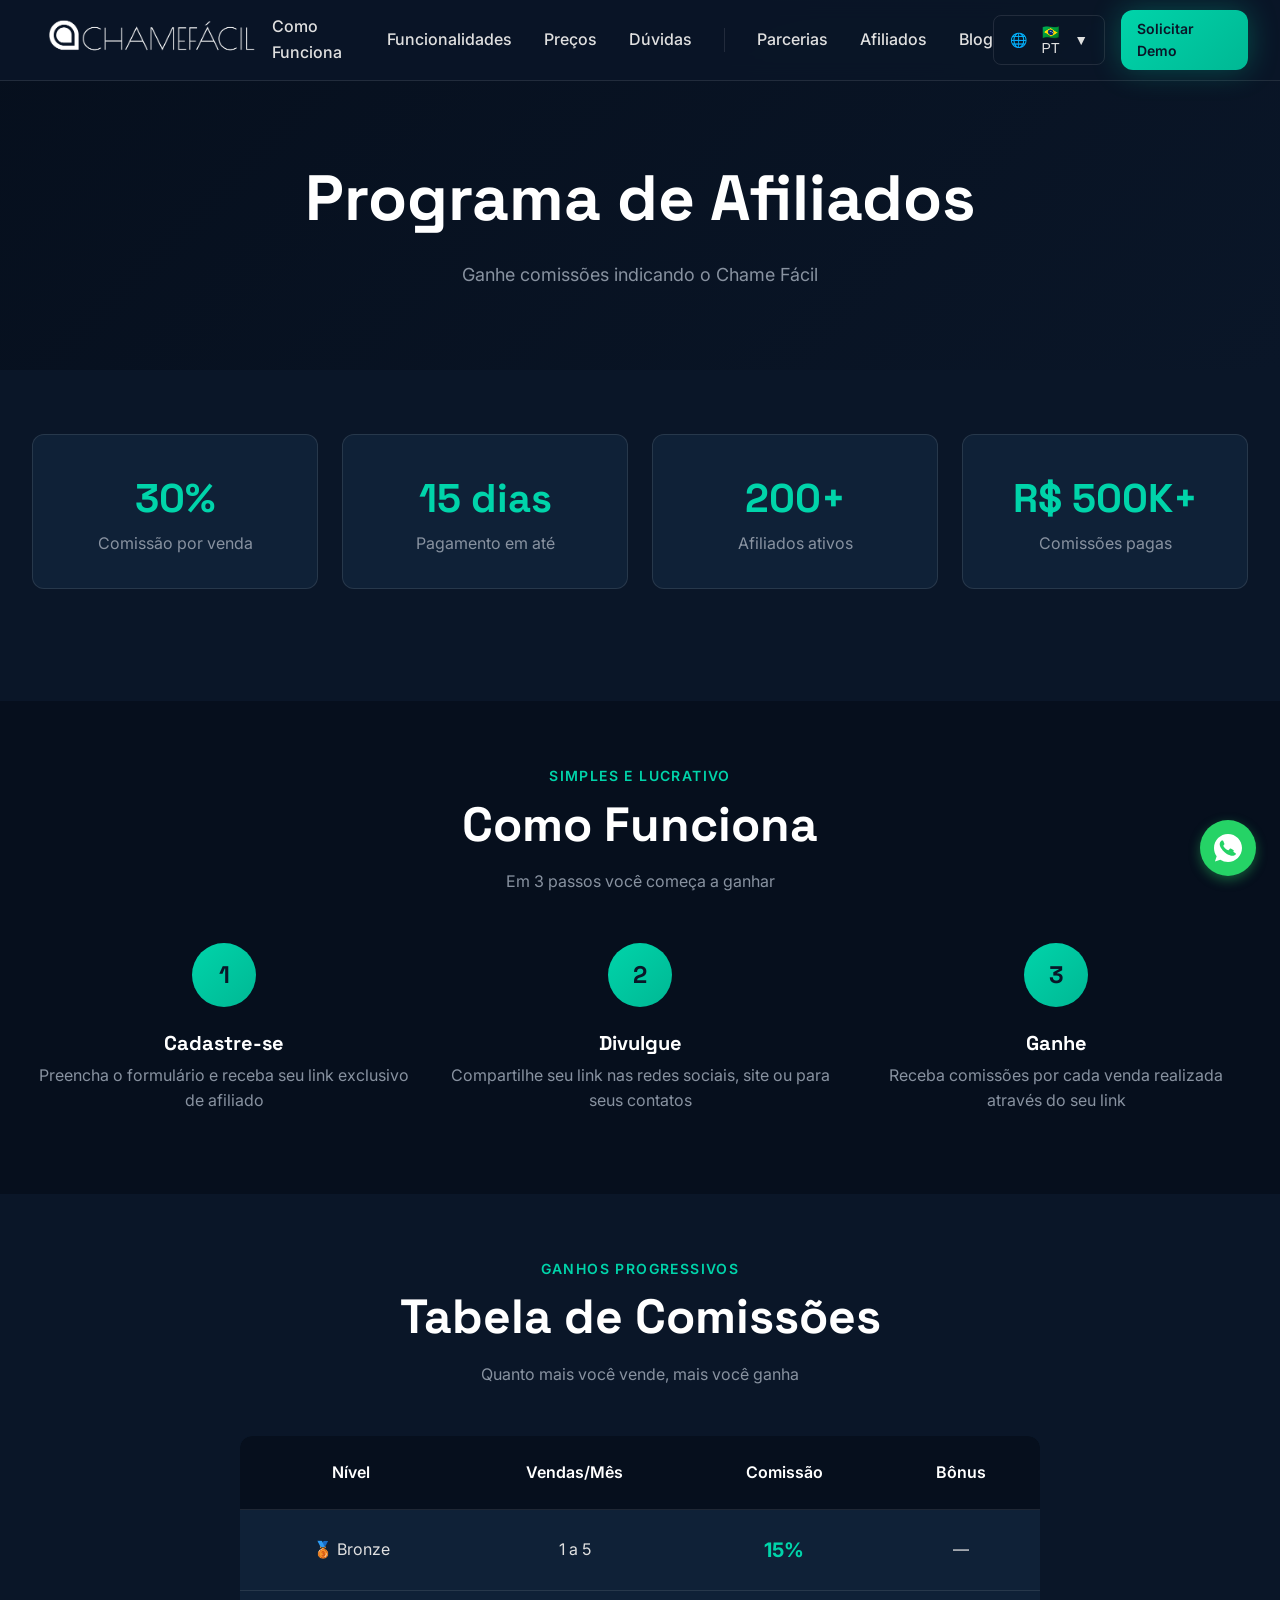
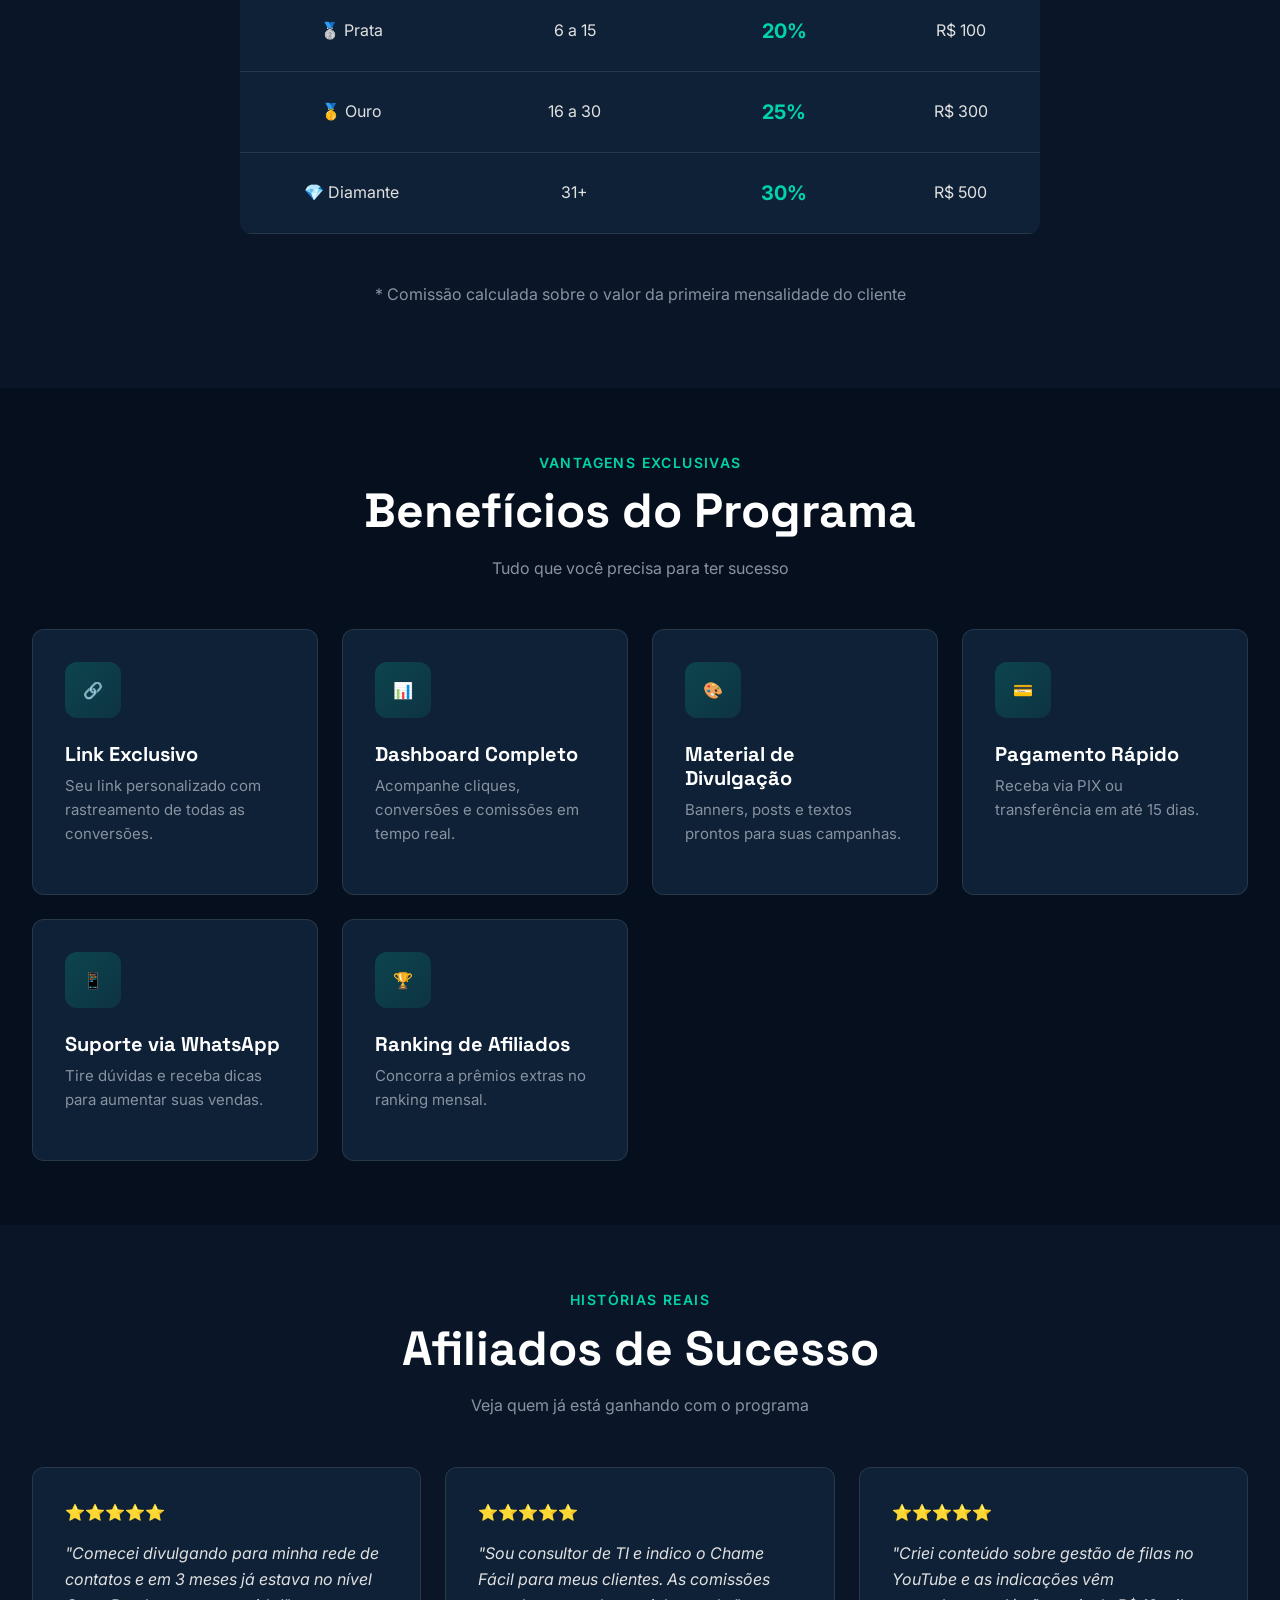
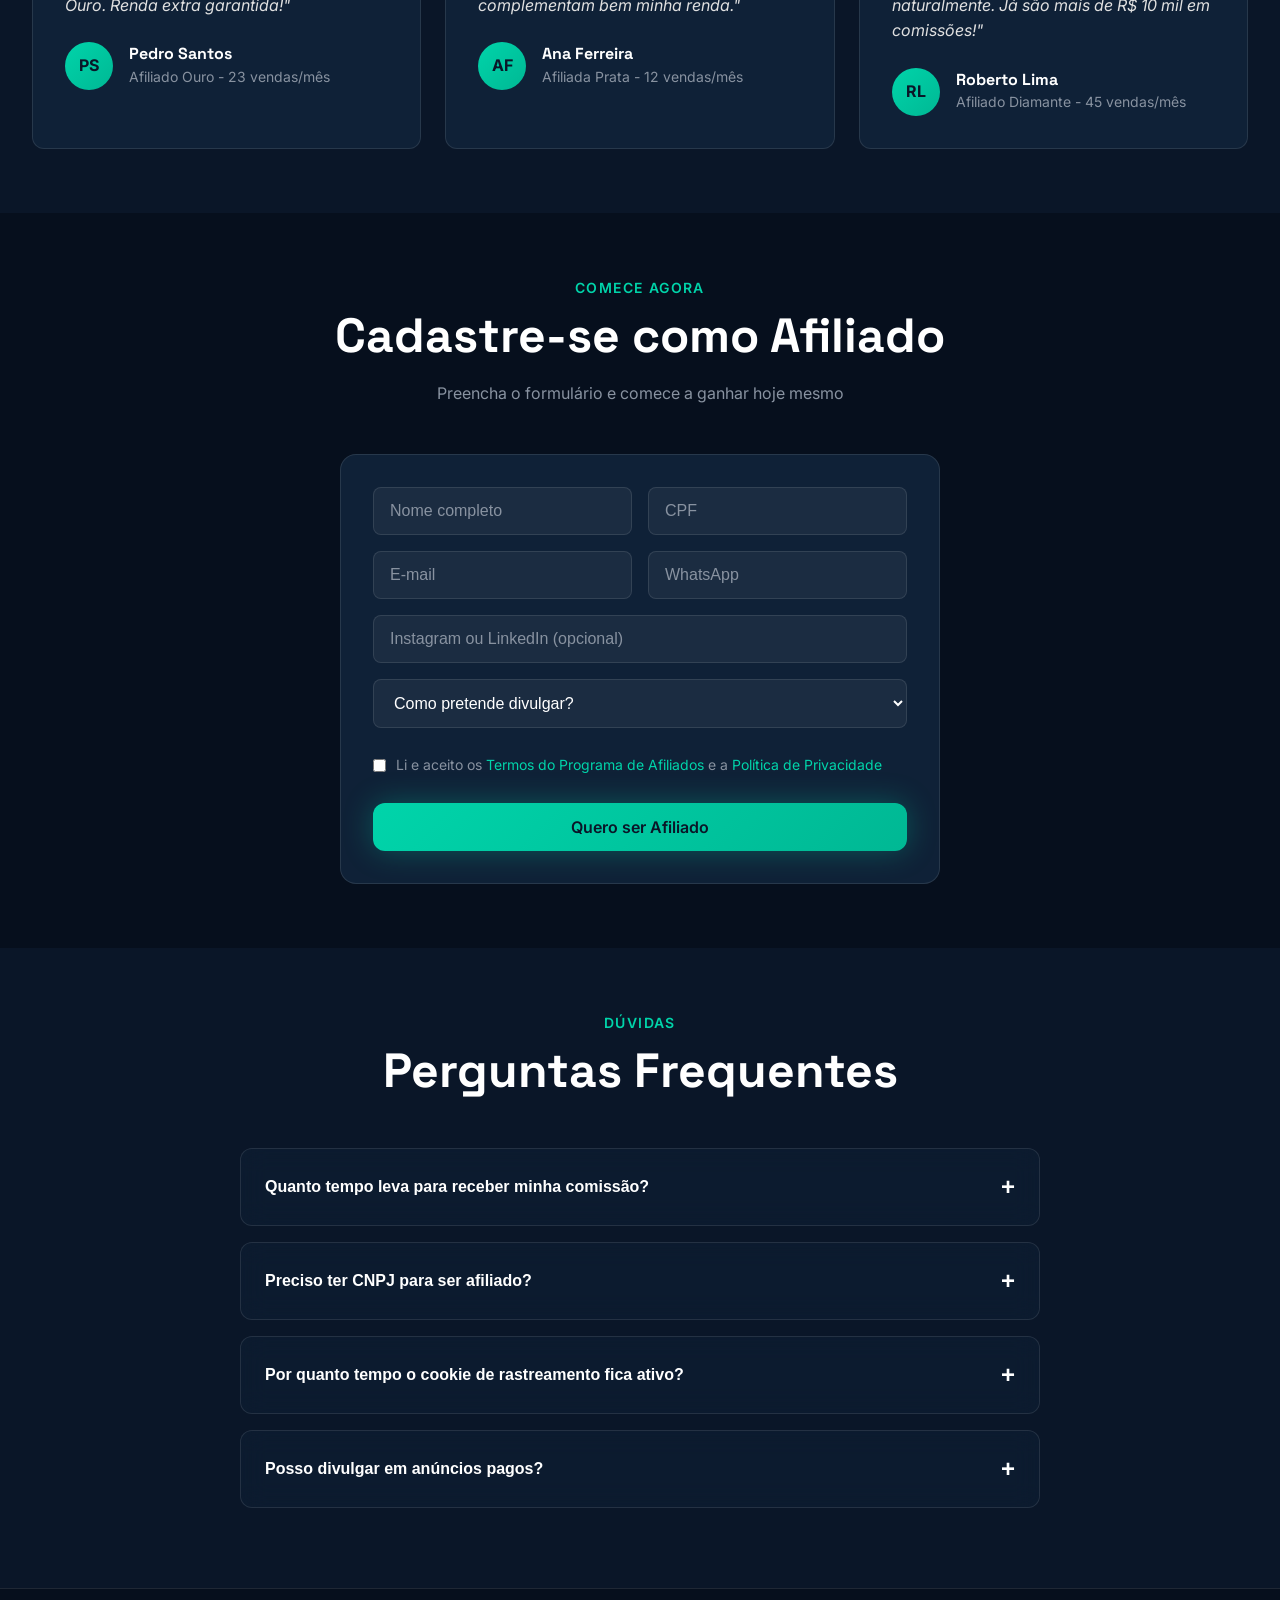
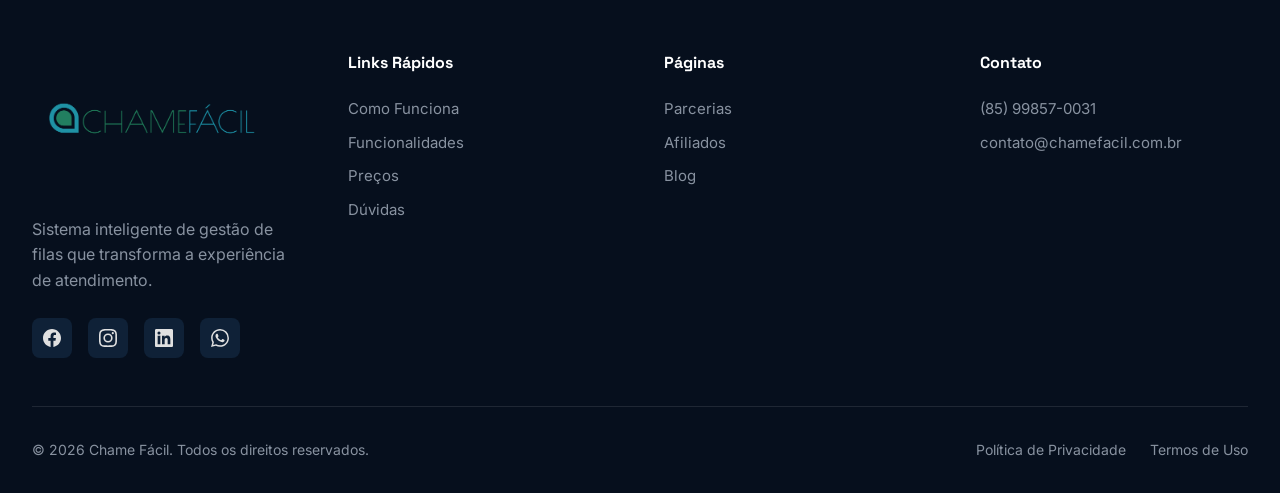
<file: pages/afiliados.html>
<!DOCTYPE html>
<html lang="pt-BR">
<head>
  <meta charset="UTF-8">
  <meta name="viewport" content="width=device-width, initial-scale=1.0">
  <meta name="description" content="Programa de Afiliados Chame Fácil - Ganhe comissões indicando">
  <meta property="og:title" content="Afiliados - Chame Fácil">
  <meta property="og:description" content="Ganhe comissões indicando o Chame Fácil. Comissões de até 30% por venda.">
  <meta property="og:type" content="website">
  <meta property="og:url" content="https://chamefacil.com.br/pages/afiliados.html">
  <meta name="twitter:card" content="summary_large_image">
  <title>Afiliados - Chame Fácil</title>
  <link rel="icon" type="image/png" href="../images/icone.png">
  <link rel="preconnect" href="https://fonts.googleapis.com">
  <link rel="preconnect" href="https://fonts.gstatic.com" crossorigin>
  <link href="https://fonts.googleapis.com/css2?family=Inter:wght@400;500;600;700&family=Space+Grotesk:wght@500;600;700&display=swap" rel="stylesheet">
  <link rel="stylesheet" href="../css/styles.css">
</head>
<body>
  <!-- Header -->
  <header class="header">
    <div class="container">
      <div class="header-inner">
        <a href="../index.html" class="logo">
          <img src="../images/Chame fácil branco.png" alt="Chame Fácil" class="logo-img">
        </a>
        <nav class="nav">
          <a href="../index.html#como-funciona">Como Funciona</a>
          <a href="../index.html#funcionalidades">Funcionalidades</a>
          <a href="../index.html#precos">Preços</a>
          <a href="../index.html#faq">Dúvidas</a>
          <div class="nav-divider"></div>
          <a href="parcerias.html">Parcerias</a>
          <a href="afiliados.html" class="text-primary">Afiliados</a>
          <a href="blog.html">Blog</a>
        </nav>
        <div class="header-actions">
          <div class="language-selector">
            <button class="language-btn">🌐 🇧🇷 PT ▼</button>
            <div class="language-dropdown">
              <div class="language-option active" data-lang="pt">🇧🇷 Português</div>
              <div class="language-option" data-lang="es">🇪🇸 Español</div>
              <div class="language-option" data-lang="en">🇺🇸 English</div>
            </div>
          </div>
          <a href="../index.html#contato" class="btn btn-primary btn-sm">Solicitar Demo</a>
        </div>
        <button class="mobile-menu-btn" aria-label="Abrir menu" aria-expanded="false"><span></span><span></span><span></span></button>
      </div>
    </div>
    <nav class="mobile-nav">
      <a href="../index.html#como-funciona">Como Funciona</a>
      <a href="../index.html#funcionalidades">Funcionalidades</a>
      <a href="../index.html#precos">Preços</a>
      <a href="../index.html#faq">Dúvidas</a>
      <a href="parcerias.html">Parcerias</a>
      <a href="afiliados.html">Afiliados</a>
      <a href="blog.html">Blog</a>
      <a href="../index.html#contato" class="btn btn-primary">Solicitar Demo</a>
    </nav>
  </header>

  <!-- Page Hero -->
  <section class="page-hero">
    <div class="container">
      <h1 data-i18n="affiliates_title">Programa de Afiliados</h1>
      <p data-i18n="affiliates_subtitle">Ganhe comissões indicando o Chame Fácil</p>
    </div>
  </section>

  <!-- Stats -->
  <section class="section">
    <div class="container">
      <div class="affiliate-stats">
        <div class="affiliate-stat">
          <div class="affiliate-stat-value">30%</div>
          <div class="affiliate-stat-label" data-i18n="affiliates_stat_1">Comissão por venda</div>
        </div>
        <div class="affiliate-stat">
          <div class="affiliate-stat-value">15 dias</div>
          <div class="affiliate-stat-label" data-i18n="affiliates_stat_2">Pagamento em até</div>
        </div>
        <div class="affiliate-stat">
          <div class="affiliate-stat-value">200+</div>
          <div class="affiliate-stat-label" data-i18n="affiliates_stat_3">Afiliados ativos</div>
        </div>
        <div class="affiliate-stat">
          <div class="affiliate-stat-value">R$ 500K+</div>
          <div class="affiliate-stat-label" data-i18n="affiliates_stat_4">Comissões pagas</div>
        </div>
      </div>
    </div>
  </section>

  <!-- Como Funciona -->
  <section class="section section-dark">
    <div class="container">
      <div class="section-title">
        <span>Simples e Lucrativo</span>
        <h2>Como Funciona</h2>
        <p>Em 3 passos você começa a ganhar</p>
      </div>
      <div class="steps-container">
        <div class="step-card">
          <div class="step-number">1</div>
          <h3>Cadastre-se</h3>
          <p>Preencha o formulário e receba seu link exclusivo de afiliado</p>
        </div>
        <div class="step-card">
          <div class="step-number">2</div>
          <h3>Divulgue</h3>
          <p>Compartilhe seu link nas redes sociais, site ou para seus contatos</p>
        </div>
        <div class="step-card">
          <div class="step-number">3</div>
          <h3>Ganhe</h3>
          <p>Receba comissões por cada venda realizada através do seu link</p>
        </div>
      </div>
    </div>
  </section>

  <!-- Tabela de Comissões -->
  <section class="section">
    <div class="container">
      <div class="section-title">
        <span>Ganhos Progressivos</span>
        <h2>Tabela de Comissões</h2>
        <p>Quanto mais você vende, mais você ganha</p>
      </div>
      <div style="max-width: 800px; margin: 0 auto;">
        <table class="commission-table">
          <thead>
            <tr>
              <th>Nível</th>
              <th>Vendas/Mês</th>
              <th>Comissão</th>
              <th>Bônus</th>
            </tr>
          </thead>
          <tbody>
            <tr>
              <td>🥉 Bronze</td>
              <td>1 a 5</td>
              <td class="commission-highlight">15%</td>
              <td>—</td>
            </tr>
            <tr>
              <td>🥈 Prata</td>
              <td>6 a 15</td>
              <td class="commission-highlight">20%</td>
              <td>R$ 100</td>
            </tr>
            <tr>
              <td>🥇 Ouro</td>
              <td>16 a 30</td>
              <td class="commission-highlight">25%</td>
              <td>R$ 300</td>
            </tr>
            <tr>
              <td>💎 Diamante</td>
              <td>31+</td>
              <td class="commission-highlight">30%</td>
              <td>R$ 500</td>
            </tr>
          </tbody>
        </table>
      </div>
      <p class="text-center text-muted mt-3">* Comissão calculada sobre o valor da primeira mensalidade do cliente</p>
    </div>
  </section>

  <!-- Benefícios -->
  <section class="section section-dark">
    <div class="container">
      <div class="section-title">
        <span>Vantagens Exclusivas</span>
        <h2>Benefícios do Programa</h2>
        <p>Tudo que você precisa para ter sucesso</p>
      </div>
      <div class="features-grid">
        <div class="feature-card">
          <div class="feature-icon">🔗</div>
          <h3>Link Exclusivo</h3>
          <p>Seu link personalizado com rastreamento de todas as conversões.</p>
        </div>
        <div class="feature-card">
          <div class="feature-icon">📊</div>
          <h3>Dashboard Completo</h3>
          <p>Acompanhe cliques, conversões e comissões em tempo real.</p>
        </div>
        <div class="feature-card">
          <div class="feature-icon">🎨</div>
          <h3>Material de Divulgação</h3>
          <p>Banners, posts e textos prontos para suas campanhas.</p>
        </div>
        <div class="feature-card">
          <div class="feature-icon">💳</div>
          <h3>Pagamento Rápido</h3>
          <p>Receba via PIX ou transferência em até 15 dias.</p>
        </div>
        <div class="feature-card">
          <div class="feature-icon">📱</div>
          <h3>Suporte via WhatsApp</h3>
          <p>Tire dúvidas e receba dicas para aumentar suas vendas.</p>
        </div>
        <div class="feature-card">
          <div class="feature-icon">🏆</div>
          <h3>Ranking de Afiliados</h3>
          <p>Concorra a prêmios extras no ranking mensal.</p>
        </div>
      </div>
    </div>
  </section>

  <!-- Depoimentos -->
  <section class="section">
    <div class="container">
      <div class="section-title">
        <span>Histórias Reais</span>
        <h2>Afiliados de Sucesso</h2>
        <p>Veja quem já está ganhando com o programa</p>
      </div>
      <div class="testimonials-grid">
        <div class="testimonial-card">
          <div class="testimonial-stars">⭐⭐⭐⭐⭐</div>
          <p class="testimonial-text">"Comecei divulgando para minha rede de contatos e em 3 meses já estava no nível Ouro. Renda extra garantida!"</p>
          <div class="testimonial-author">
            <div class="testimonial-avatar">PS</div>
            <div class="testimonial-info">
              <h4>Pedro Santos</h4>
              <p>Afiliado Ouro - 23 vendas/mês</p>
            </div>
          </div>
        </div>
        <div class="testimonial-card">
          <div class="testimonial-stars">⭐⭐⭐⭐⭐</div>
          <p class="testimonial-text">"Sou consultor de TI e indico o Chame Fácil para meus clientes. As comissões complementam bem minha renda."</p>
          <div class="testimonial-author">
            <div class="testimonial-avatar">AF</div>
            <div class="testimonial-info">
              <h4>Ana Ferreira</h4>
              <p>Afiliada Prata - 12 vendas/mês</p>
            </div>
          </div>
        </div>
        <div class="testimonial-card">
          <div class="testimonial-stars">⭐⭐⭐⭐⭐</div>
          <p class="testimonial-text">"Criei conteúdo sobre gestão de filas no YouTube e as indicações vêm naturalmente. Já são mais de R$ 10 mil em comissões!"</p>
          <div class="testimonial-author">
            <div class="testimonial-avatar">RL</div>
            <div class="testimonial-info">
              <h4>Roberto Lima</h4>
              <p>Afiliado Diamante - 45 vendas/mês</p>
            </div>
          </div>
        </div>
      </div>
    </div>
  </section>

  <!-- Formulário de Cadastro -->
  <section class="section section-dark">
    <div class="container">
      <div class="section-title">
        <span>Comece Agora</span>
        <h2>Cadastre-se como Afiliado</h2>
        <p>Preencha o formulário e comece a ganhar hoje mesmo</p>
      </div>
      <div class="contact-form-card" style="max-width: 600px; margin: 0 auto;">
        <form class="contact-form">
          <div class="form-row">
            <input type="text" class="form-input" placeholder="Nome completo" required>
            <input type="text" class="form-input" placeholder="CPF" required>
          </div>
          <div class="form-row">
            <input type="email" class="form-input" placeholder="E-mail" required>
            <input type="tel" class="form-input" placeholder="WhatsApp" required>
          </div>
          <input type="text" class="form-input" placeholder="Instagram ou LinkedIn (opcional)">
          <select class="form-select">
            <option value="">Como pretende divulgar?</option>
            <option value="redes-sociais">Redes Sociais</option>
            <option value="site-blog">Site ou Blog</option>
            <option value="youtube">YouTube</option>
            <option value="indicacao-direta">Indicação Direta</option>
            <option value="email-marketing">E-mail Marketing</option>
            <option value="outros">Outros</option>
          </select>
          <div style="display: flex; align-items: flex-start; gap: 10px; margin: 10px 0;">
            <input type="checkbox" id="termos" required style="margin-top: 5px;">
            <label for="termos" style="font-size: 0.875rem; color: var(--text-muted);">
              Li e aceito os <a href="#" style="color: var(--primary);">Termos do Programa de Afiliados</a> e a <a href="#" style="color: var(--primary);">Política de Privacidade</a>
            </label>
          </div>
          <button type="submit" class="btn btn-primary">Quero ser Afiliado</button>
        </form>
      </div>
    </div>
  </section>

  <!-- FAQ -->
  <section class="section">
    <div class="container">
      <div class="section-title">
        <span>Dúvidas</span>
        <h2>Perguntas Frequentes</h2>
      </div>
      <div class="faq-list">
        <div class="faq-item">
          <button class="faq-question">
            <span>Quanto tempo leva para receber minha comissão?</span>
            <span class="faq-icon">+</span>
          </button>
          <div class="faq-answer">
            <div class="faq-answer-content">
              As comissões são pagas em até 15 dias após a confirmação do pagamento pelo cliente. Você pode acompanhar o status no seu dashboard.
            </div>
          </div>
        </div>
        <div class="faq-item">
          <button class="faq-question">
            <span>Preciso ter CNPJ para ser afiliado?</span>
            <span class="faq-icon">+</span>
          </button>
          <div class="faq-answer">
            <div class="faq-answer-content">
              Não! Você pode se cadastrar como pessoa física usando seu CPF. Os pagamentos são feitos via PIX ou transferência bancária.
            </div>
          </div>
        </div>
        <div class="faq-item">
          <button class="faq-question">
            <span>Por quanto tempo o cookie de rastreamento fica ativo?</span>
            <span class="faq-icon">+</span>
          </button>
          <div class="faq-answer">
            <div class="faq-answer-content">
              O cookie fica ativo por 90 dias. Se o cliente acessar seu link e converter dentro desse período, a comissão é sua.
            </div>
          </div>
        </div>
        <div class="faq-item">
          <button class="faq-question">
            <span>Posso divulgar em anúncios pagos?</span>
            <span class="faq-icon">+</span>
          </button>
          <div class="faq-answer">
            <div class="faq-answer-content">
              Sim, você pode usar Google Ads, Facebook Ads e outras plataformas. Apenas não é permitido usar a marca "Chame Fácil" em anúncios de busca.
            </div>
          </div>
        </div>
      </div>
    </div>
  </section>

  <!-- Footer -->
  <footer class="footer">
    <div class="container">
      <div class="footer-grid">
        <div class="footer-brand">
          <a href="../index.html" class="logo">
            <img src="../images/Chame fácil.png" alt="Chame Fácil" class="logo-img">
          </a>
          <p>Sistema inteligente de gestão de filas que transforma a experiência de atendimento.</p>
          <div class="footer-social">
            <a href="https://www.facebook.com/ProlinsSolution/" target="_blank" rel="noopener noreferrer" aria-label="Facebook"><svg viewBox="0 0 24 24" width="18" height="18" fill="currentColor"><path d="M24 12.073c0-6.627-5.373-12-12-12s-12 5.373-12 12c0 5.99 4.388 10.954 10.125 11.854v-8.385H7.078v-3.47h3.047V9.43c0-3.007 1.792-4.669 4.533-4.669 1.312 0 2.686.235 2.686.235v2.953H15.83c-1.491 0-1.956.925-1.956 1.874v2.25h3.328l-.532 3.47h-2.796v8.385C19.612 23.027 24 18.062 24 12.073z"/></svg></a>
            <a href="https://www.instagram.com/chamefacil" target="_blank" rel="noopener noreferrer" aria-label="Instagram"><svg viewBox="0 0 24 24" width="18" height="18" fill="currentColor"><path d="M12 2.163c3.204 0 3.584.012 4.85.07 3.252.148 4.771 1.691 4.919 4.919.058 1.265.069 1.645.069 4.849 0 3.205-.012 3.584-.069 4.849-.149 3.225-1.664 4.771-4.919 4.919-1.266.058-1.644.07-4.85.07-3.204 0-3.584-.012-4.849-.07-3.26-.149-4.771-1.699-4.919-4.92-.058-1.265-.07-1.644-.07-4.849 0-3.204.013-3.583.07-4.849.149-3.227 1.664-4.771 4.919-4.919 1.266-.057 1.645-.069 4.849-.069zM12 0C8.741 0 8.333.014 7.053.072 2.695.272.273 2.69.073 7.052.014 8.333 0 8.741 0 12c0 3.259.014 3.668.072 4.948.2 4.358 2.618 6.78 6.98 6.98C8.333 23.986 8.741 24 12 24c3.259 0 3.668-.014 4.948-.072 4.354-.2 6.782-2.618 6.979-6.98.059-1.28.073-1.689.073-4.948 0-3.259-.014-3.667-.072-4.947-.196-4.354-2.617-6.78-6.979-6.98C15.668.014 15.259 0 12 0zm0 5.838a6.162 6.162 0 100 12.324 6.162 6.162 0 000-12.324zM12 16a4 4 0 110-8 4 4 0 010 8zm6.406-11.845a1.44 1.44 0 100 2.881 1.44 1.44 0 000-2.881z"/></svg></a>
            <a href="https://www.linkedin.com/company/prolins-it-solution/" target="_blank" rel="noopener noreferrer" aria-label="LinkedIn"><svg viewBox="0 0 24 24" width="18" height="18" fill="currentColor"><path d="M20.447 20.452h-3.554v-5.569c0-1.328-.027-3.037-1.852-3.037-1.853 0-2.136 1.445-2.136 2.939v5.667H9.351V9h3.414v1.561h.046c.477-.9 1.637-1.85 3.37-1.85 3.601 0 4.267 2.37 4.267 5.455v6.286zM5.337 7.433a2.062 2.062 0 01-2.063-2.065 2.064 2.064 0 112.063 2.065zm1.782 13.019H3.555V9h3.564v11.452zM22.225 0H1.771C.792 0 0 .774 0 1.729v20.542C0 23.227.792 24 1.771 24h20.451C23.2 24 24 23.227 24 22.271V1.729C24 .774 23.2 0 22.222 0h.003z"/></svg></a>
            <a href="https://wa.me/5585998570031" aria-label="WhatsApp"><svg viewBox="0 0 24 24" width="18" height="18" fill="currentColor"><path d="M17.472 14.382c-.297-.149-1.758-.867-2.03-.967-.273-.099-.471-.148-.67.15-.197.297-.767.966-.94 1.164-.173.199-.347.223-.644.075-.297-.15-1.255-.463-2.39-1.475-.883-.788-1.48-1.761-1.653-2.059-.173-.297-.018-.458.13-.606.134-.133.298-.347.446-.52.149-.174.198-.298.298-.497.099-.198.05-.371-.025-.52-.075-.149-.669-1.612-.916-2.207-.242-.579-.487-.5-.669-.51-.173-.008-.371-.01-.57-.01-.198 0-.52.074-.792.372-.272.297-1.04 1.016-1.04 2.479 0 1.462 1.065 2.875 1.213 3.074.149.198 2.096 3.2 5.077 4.487.709.306 1.262.489 1.694.625.712.227 1.36.195 1.871.118.571-.085 1.758-.719 2.006-1.413.248-.694.248-1.289.173-1.413-.074-.124-.272-.198-.57-.347m-5.421 7.403h-.004a9.87 9.87 0 01-5.031-1.378l-.361-.214-3.741.982.998-3.648-.235-.374a9.86 9.86 0 01-1.51-5.26c.001-5.45 4.436-9.884 9.888-9.884 2.64 0 5.122 1.03 6.988 2.898a9.825 9.825 0 012.893 6.994c-.003 5.45-4.437 9.884-9.885 9.884m8.413-18.297A11.815 11.815 0 0012.05 0C5.495 0 .16 5.335.157 11.892c0 2.096.547 4.142 1.588 5.945L.057 24l6.305-1.654a11.882 11.882 0 005.683 1.448h.005c6.554 0 11.89-5.335 11.893-11.893a11.821 11.821 0 00-3.48-8.413z"/></svg></a>
          </div>
        </div>
        <div class="footer-column">
          <h4>Links Rápidos</h4>
          <ul class="footer-links">
            <li><a href="../index.html#como-funciona">Como Funciona</a></li>
            <li><a href="../index.html#funcionalidades">Funcionalidades</a></li>
            <li><a href="../index.html#precos">Preços</a></li>
            <li><a href="../index.html#faq">Dúvidas</a></li>
          </ul>
        </div>
        <div class="footer-column">
          <h4>Páginas</h4>
          <ul class="footer-links">
            <li><a href="parcerias.html">Parcerias</a></li>
            <li><a href="afiliados.html">Afiliados</a></li>
            <li><a href="blog.html">Blog</a></li>
          </ul>
        </div>
        <div class="footer-column">
          <h4>Contato</h4>
          <ul class="footer-links">
            <li><a href="tel:+5585998570031">(85) 99857-0031</a></li>
            <li><a href="mailto:contato@chamefacil.com.br">contato@chamefacil.com.br</a></li>
          </ul>
        </div>
      </div>
      <div class="footer-bottom">
        <p>© 2024 Chame Fácil. Todos os direitos reservados.</p>
        <div class="footer-legal">
          <a href="#">Política de Privacidade</a>
          <a href="#">Termos de Uso</a>
        </div>
      </div>
    </div>
  </footer>

  <script src="../js/main.js"></script>
</body>
</html>
</file>
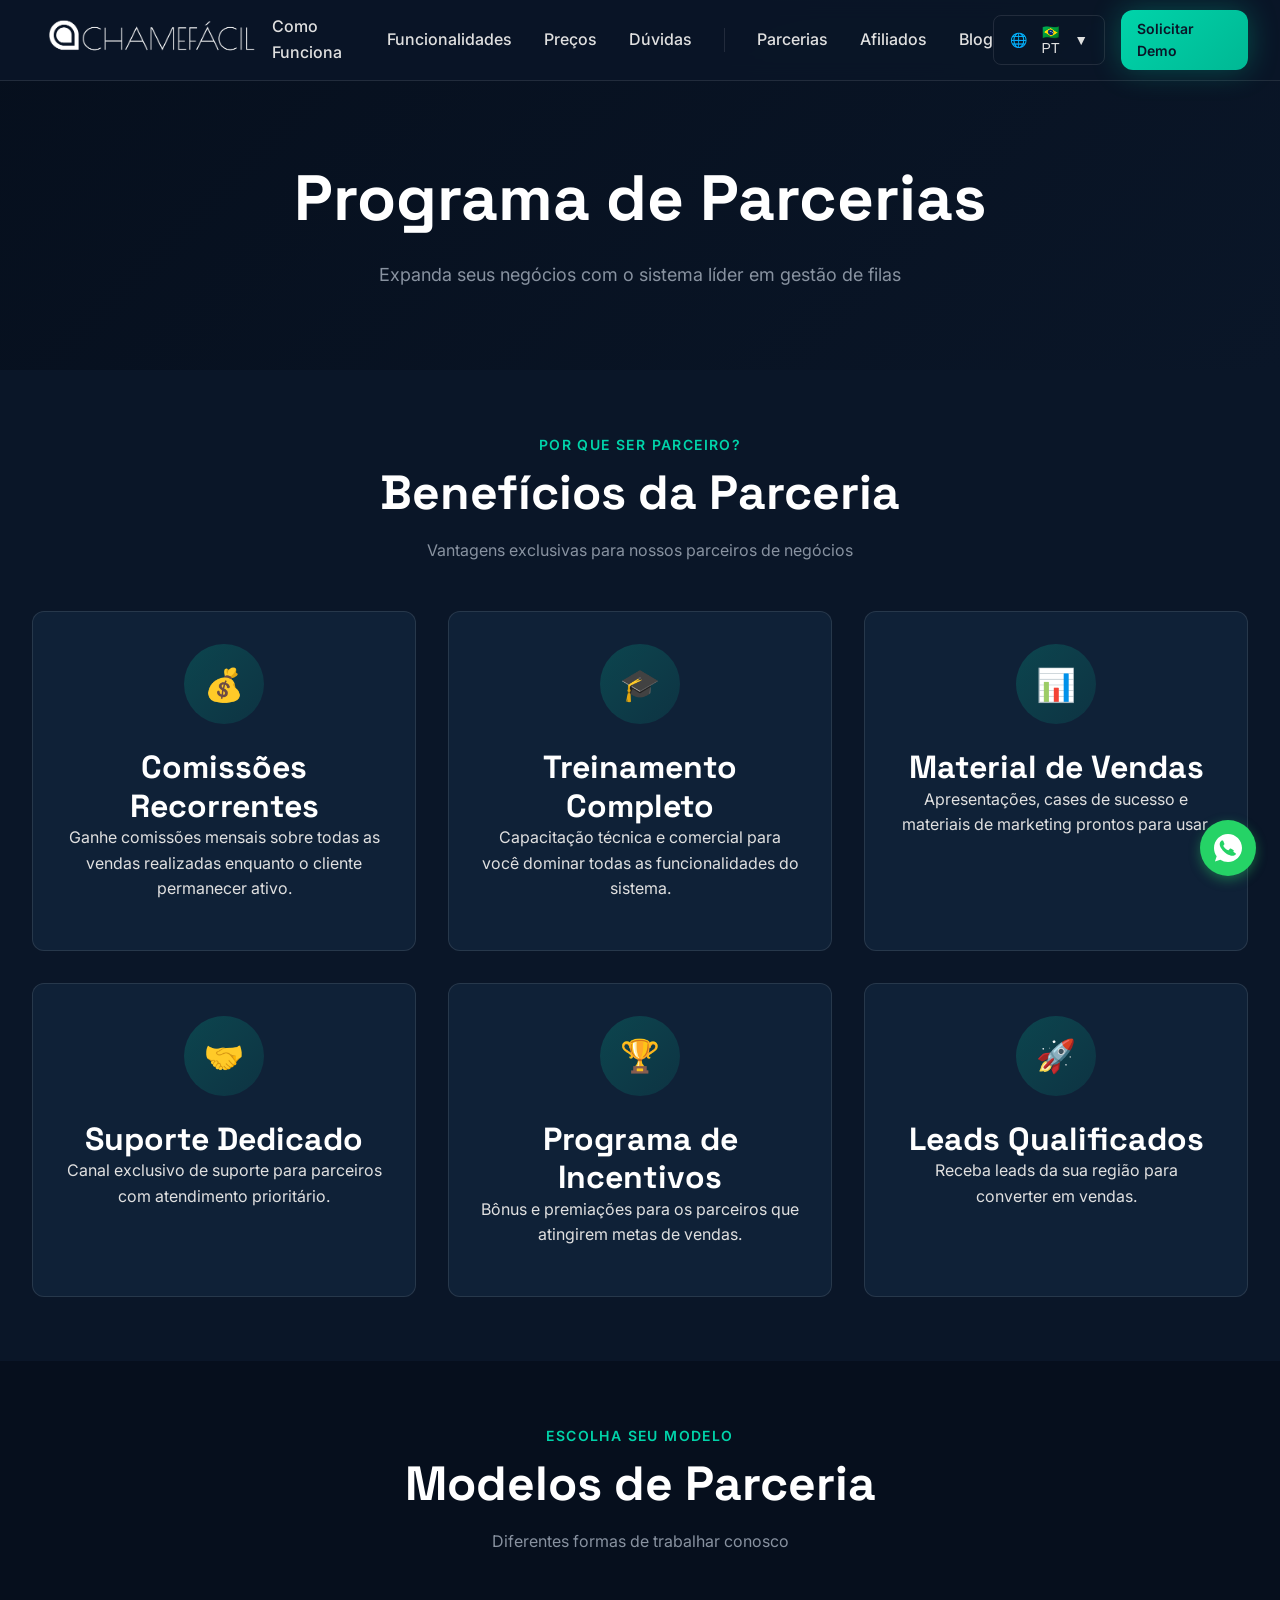
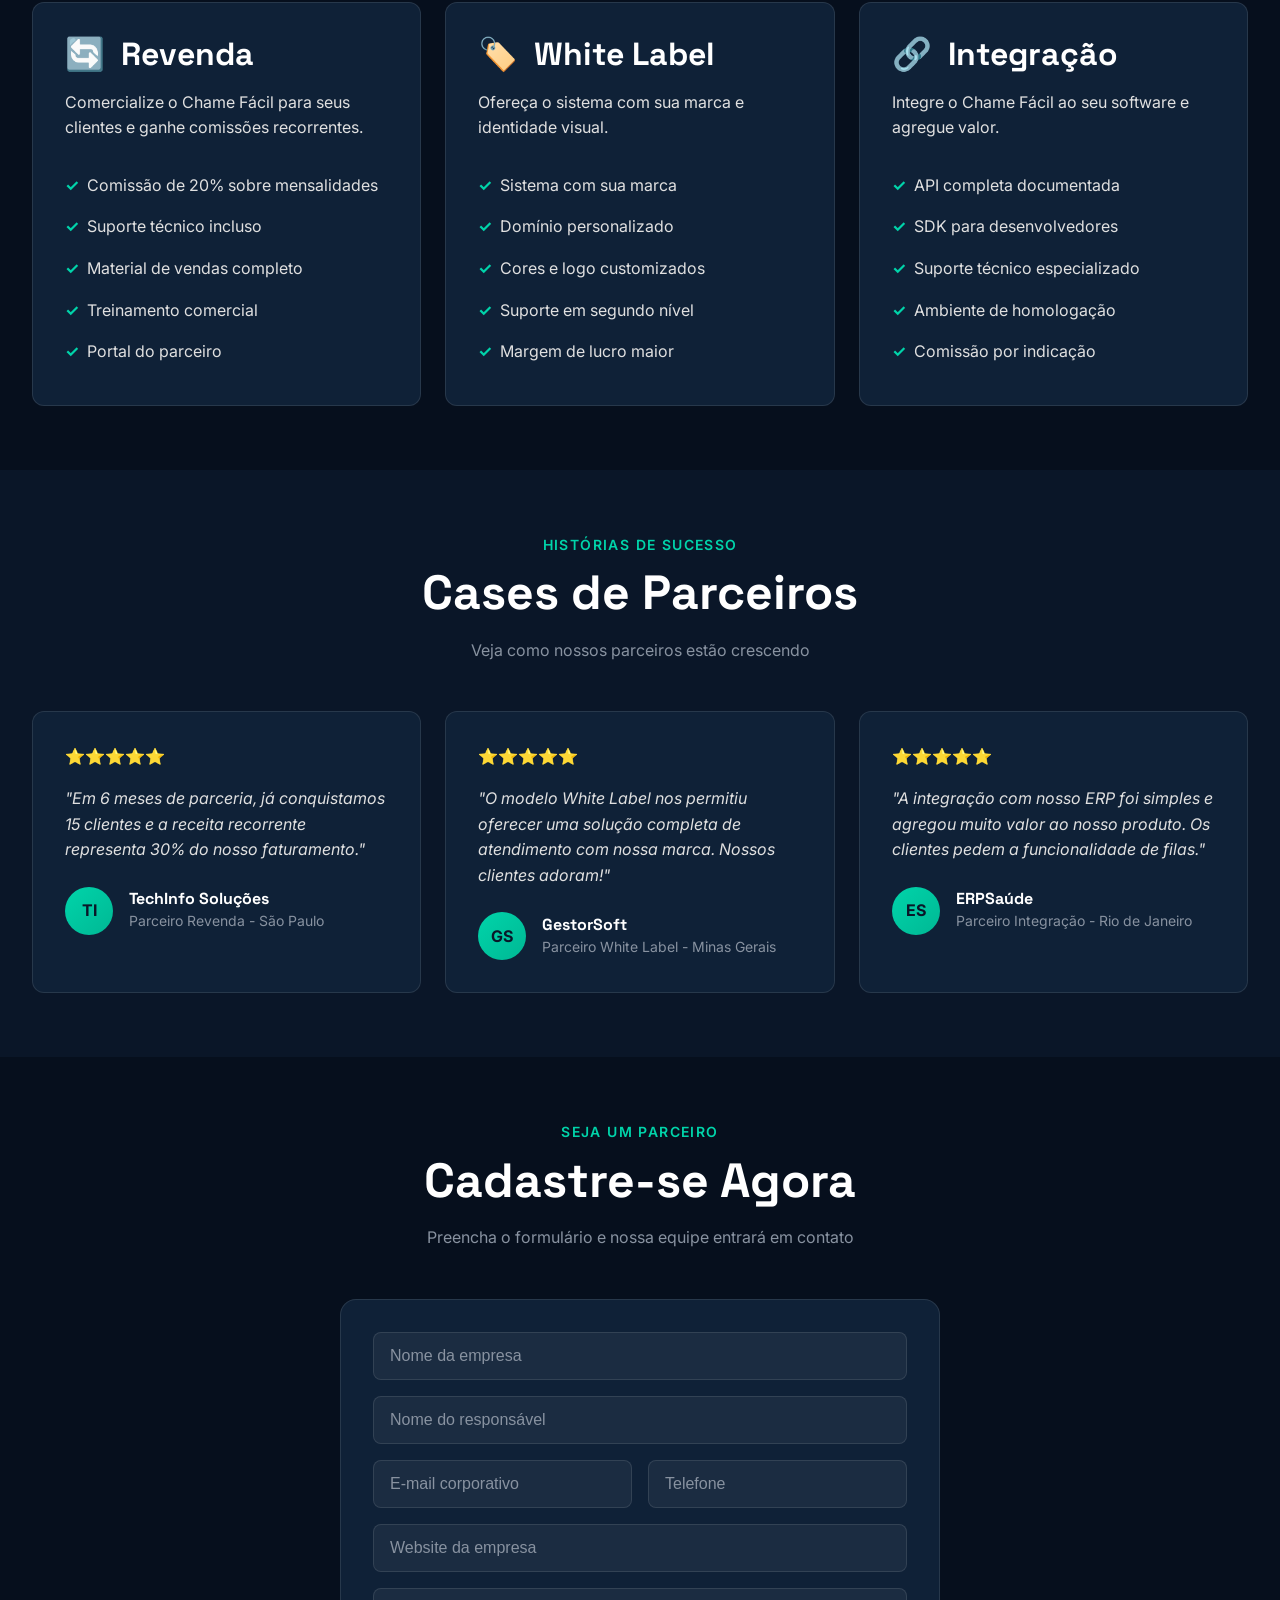
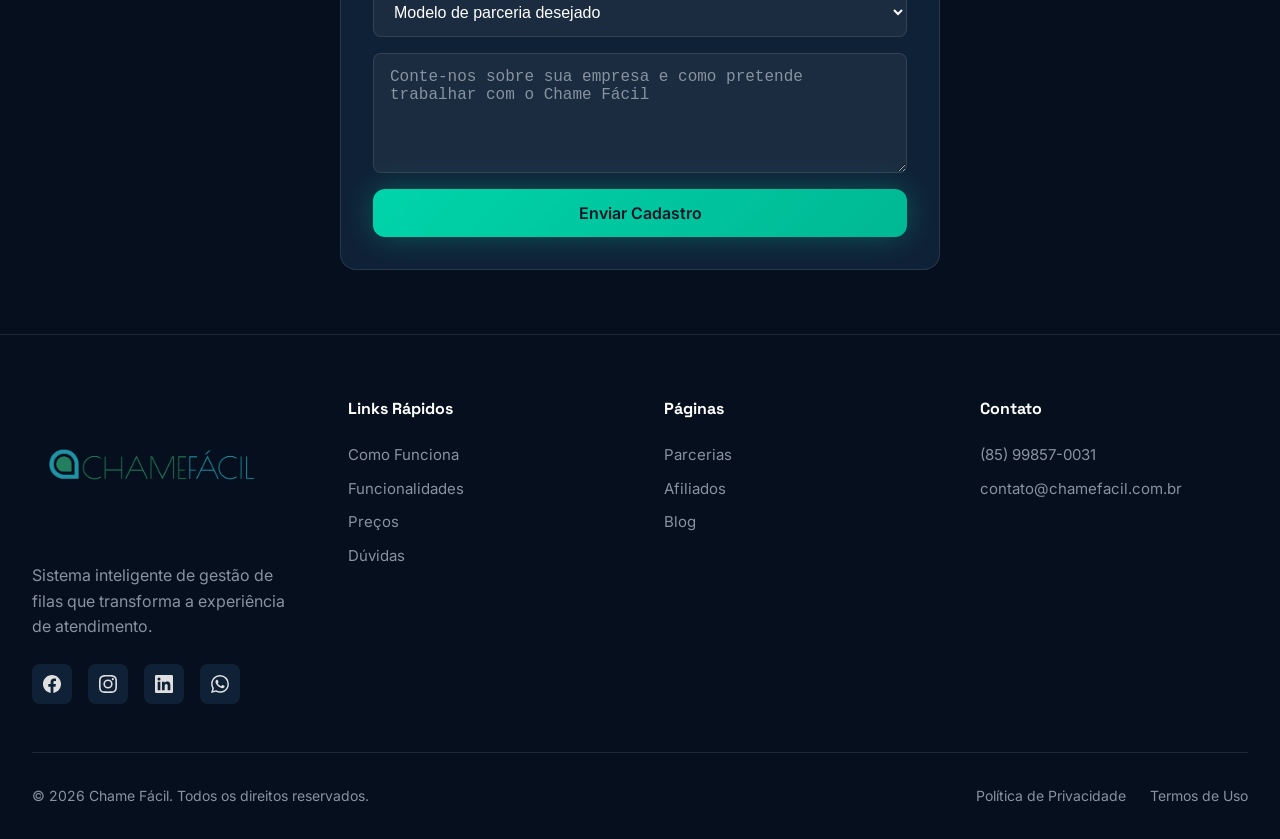
<file: pages/parcerias.html>
<!DOCTYPE html>
<html lang="pt-BR">
<head>
  <meta charset="UTF-8">
  <meta name="viewport" content="width=device-width, initial-scale=1.0">
  <meta name="description" content="Programa de Parcerias Chame Fácil - Revenda, White Label e Integração">
  <meta property="og:title" content="Parcerias - Chame Fácil">
  <meta property="og:description" content="Expanda seus negócios com o sistema líder em gestão de filas. Modelos de Revenda, White Label e Integração.">
  <meta property="og:type" content="website">
  <meta property="og:url" content="https://chamefacil.com.br/pages/parcerias.html">
  <meta name="twitter:card" content="summary_large_image">
  <title>Parcerias - Chame Fácil</title>
  <link rel="icon" type="image/png" href="../images/icone.png">
  <link rel="preconnect" href="https://fonts.googleapis.com">
  <link rel="preconnect" href="https://fonts.gstatic.com" crossorigin>
  <link href="https://fonts.googleapis.com/css2?family=Inter:wght@400;500;600;700&family=Space+Grotesk:wght@500;600;700&display=swap" rel="stylesheet">
  <link rel="stylesheet" href="../css/styles.css">
</head>
<body>
  <!-- Header -->
  <header class="header">
    <div class="container">
      <div class="header-inner">
        <a href="../index.html" class="logo">
          <img src="../images/Chame fácil branco.png" alt="Chame Fácil" class="logo-img">
        </a>
        <nav class="nav">
          <a href="../index.html#como-funciona">Como Funciona</a>
          <a href="../index.html#funcionalidades">Funcionalidades</a>
          <a href="../index.html#precos">Preços</a>
          <a href="../index.html#faq">Dúvidas</a>
          <div class="nav-divider"></div>
          <a href="parcerias.html" class="text-primary">Parcerias</a>
          <a href="afiliados.html">Afiliados</a>
          <a href="blog.html">Blog</a>
        </nav>
        <div class="header-actions">
          <div class="language-selector">
            <button class="language-btn">🌐 🇧🇷 PT ▼</button>
            <div class="language-dropdown">
              <div class="language-option active" data-lang="pt">🇧🇷 Português</div>
              <div class="language-option" data-lang="es">🇪🇸 Español</div>
              <div class="language-option" data-lang="en">🇺🇸 English</div>
            </div>
          </div>
          <a href="../index.html#contato" class="btn btn-primary btn-sm">Solicitar Demo</a>
        </div>
        <button class="mobile-menu-btn" aria-label="Abrir menu" aria-expanded="false"><span></span><span></span><span></span></button>
      </div>
    </div>
    <nav class="mobile-nav">
      <a href="../index.html#como-funciona">Como Funciona</a>
      <a href="../index.html#funcionalidades">Funcionalidades</a>
      <a href="../index.html#precos">Preços</a>
      <a href="../index.html#faq">Dúvidas</a>
      <a href="parcerias.html">Parcerias</a>
      <a href="afiliados.html">Afiliados</a>
      <a href="blog.html">Blog</a>
      <a href="../index.html#contato" class="btn btn-primary">Solicitar Demo</a>
    </nav>
  </header>

  <!-- Page Hero -->
  <section class="page-hero">
    <div class="container">
      <h1 data-i18n="partners_title">Programa de Parcerias</h1>
      <p data-i18n="partners_subtitle">Expanda seus negócios com o sistema líder em gestão de filas</p>
    </div>
  </section>

  <!-- Benefícios -->
  <section class="section">
    <div class="container">
      <div class="section-title">
        <span>Por que ser parceiro?</span>
        <h2>Benefícios da Parceria</h2>
        <p>Vantagens exclusivas para nossos parceiros de negócios</p>
      </div>
      <div class="partners-benefits">
        <div class="partner-benefit">
          <div class="partner-benefit-icon">💰</div>
          <h3>Comissões Recorrentes</h3>
          <p>Ganhe comissões mensais sobre todas as vendas realizadas enquanto o cliente permanecer ativo.</p>
        </div>
        <div class="partner-benefit">
          <div class="partner-benefit-icon">🎓</div>
          <h3>Treinamento Completo</h3>
          <p>Capacitação técnica e comercial para você dominar todas as funcionalidades do sistema.</p>
        </div>
        <div class="partner-benefit">
          <div class="partner-benefit-icon">📊</div>
          <h3>Material de Vendas</h3>
          <p>Apresentações, cases de sucesso e materiais de marketing prontos para usar.</p>
        </div>
        <div class="partner-benefit">
          <div class="partner-benefit-icon">🤝</div>
          <h3>Suporte Dedicado</h3>
          <p>Canal exclusivo de suporte para parceiros com atendimento prioritário.</p>
        </div>
        <div class="partner-benefit">
          <div class="partner-benefit-icon">🏆</div>
          <h3>Programa de Incentivos</h3>
          <p>Bônus e premiações para os parceiros que atingirem metas de vendas.</p>
        </div>
        <div class="partner-benefit">
          <div class="partner-benefit-icon">🚀</div>
          <h3>Leads Qualificados</h3>
          <p>Receba leads da sua região para converter em vendas.</p>
        </div>
      </div>
    </div>
  </section>

  <!-- Modelos de Parceria -->
  <section class="section section-dark">
    <div class="container">
      <div class="section-title">
        <span>Escolha seu modelo</span>
        <h2>Modelos de Parceria</h2>
        <p>Diferentes formas de trabalhar conosco</p>
      </div>
      <div class="partner-models">
        <div class="partner-model">
          <h3>🔄 <span data-i18n="partners_benefit_1_title">Revenda</span></h3>
          <p data-i18n="partners_benefit_1_desc">Comercialize o Chame Fácil para seus clientes e ganhe comissões recorrentes.</p>
          <ul>
            <li>Comissão de 20% sobre mensalidades</li>
            <li>Suporte técnico incluso</li>
            <li>Material de vendas completo</li>
            <li>Treinamento comercial</li>
            <li>Portal do parceiro</li>
          </ul>
        </div>
        <div class="partner-model">
          <h3>🏷️ <span data-i18n="partners_benefit_2_title">White Label</span></h3>
          <p data-i18n="partners_benefit_2_desc">Ofereça o sistema com sua marca e identidade visual.</p>
          <ul>
            <li>Sistema com sua marca</li>
            <li>Domínio personalizado</li>
            <li>Cores e logo customizados</li>
            <li>Suporte em segundo nível</li>
            <li>Margem de lucro maior</li>
          </ul>
        </div>
        <div class="partner-model">
          <h3>🔗 <span data-i18n="partners_benefit_3_title">Integração</span></h3>
          <p data-i18n="partners_benefit_3_desc">Integre o Chame Fácil ao seu software e agregue valor.</p>
          <ul>
            <li>API completa documentada</li>
            <li>SDK para desenvolvedores</li>
            <li>Suporte técnico especializado</li>
            <li>Ambiente de homologação</li>
            <li>Comissão por indicação</li>
          </ul>
        </div>
      </div>
    </div>
  </section>

  <!-- Cases de Sucesso -->
  <section class="section">
    <div class="container">
      <div class="section-title">
        <span>Histórias de Sucesso</span>
        <h2>Cases de Parceiros</h2>
        <p>Veja como nossos parceiros estão crescendo</p>
      </div>
      <div class="testimonials-grid">
        <div class="testimonial-card">
          <div class="testimonial-stars">⭐⭐⭐⭐⭐</div>
          <p class="testimonial-text">"Em 6 meses de parceria, já conquistamos 15 clientes e a receita recorrente representa 30% do nosso faturamento."</p>
          <div class="testimonial-author">
            <div class="testimonial-avatar">TI</div>
            <div class="testimonial-info">
              <h4>TechInfo Soluções</h4>
              <p>Parceiro Revenda - São Paulo</p>
            </div>
          </div>
        </div>
        <div class="testimonial-card">
          <div class="testimonial-stars">⭐⭐⭐⭐⭐</div>
          <p class="testimonial-text">"O modelo White Label nos permitiu oferecer uma solução completa de atendimento com nossa marca. Nossos clientes adoram!"</p>
          <div class="testimonial-author">
            <div class="testimonial-avatar">GS</div>
            <div class="testimonial-info">
              <h4>GestorSoft</h4>
              <p>Parceiro White Label - Minas Gerais</p>
            </div>
          </div>
        </div>
        <div class="testimonial-card">
          <div class="testimonial-stars">⭐⭐⭐⭐⭐</div>
          <p class="testimonial-text">"A integração com nosso ERP foi simples e agregou muito valor ao nosso produto. Os clientes pedem a funcionalidade de filas."</p>
          <div class="testimonial-author">
            <div class="testimonial-avatar">ES</div>
            <div class="testimonial-info">
              <h4>ERPSaúde</h4>
              <p>Parceiro Integração - Rio de Janeiro</p>
            </div>
          </div>
        </div>
      </div>
    </div>
  </section>

  <!-- Formulário de Parceria -->
  <section class="section section-dark">
    <div class="container">
      <div class="section-title">
        <span>Seja um Parceiro</span>
        <h2>Cadastre-se Agora</h2>
        <p>Preencha o formulário e nossa equipe entrará em contato</p>
      </div>
      <div class="contact-form-card" style="max-width: 600px; margin: 0 auto;">
        <form class="contact-form">
          <input type="text" class="form-input" placeholder="Nome da empresa" required>
          <input type="text" class="form-input" placeholder="Nome do responsável" required>
          <div class="form-row">
            <input type="email" class="form-input" placeholder="E-mail corporativo" required>
            <input type="tel" class="form-input" placeholder="Telefone" required>
          </div>
          <input type="text" class="form-input" placeholder="Website da empresa">
          <select class="form-select">
            <option value="">Modelo de parceria desejado</option>
            <option value="revenda">Revenda</option>
            <option value="whitelabel">White Label</option>
            <option value="integracao">Integração</option>
            <option value="todos">Todos os modelos</option>
          </select>
          <textarea class="form-input form-textarea" placeholder="Conte-nos sobre sua empresa e como pretende trabalhar com o Chame Fácil"></textarea>
          <button type="submit" class="btn btn-primary">Enviar Cadastro</button>
        </form>
      </div>
    </div>
  </section>

  <!-- Footer -->
  <footer class="footer">
    <div class="container">
      <div class="footer-grid">
        <div class="footer-brand">
          <a href="../index.html" class="logo">
            <img src="../images/Chame fácil.png" alt="Chame Fácil" class="logo-img">
          </a>
          <p>Sistema inteligente de gestão de filas que transforma a experiência de atendimento.</p>
          <div class="footer-social">
            <a href="https://www.facebook.com/ProlinsSolution/" target="_blank" rel="noopener noreferrer" aria-label="Facebook"><svg viewBox="0 0 24 24" width="18" height="18" fill="currentColor"><path d="M24 12.073c0-6.627-5.373-12-12-12s-12 5.373-12 12c0 5.99 4.388 10.954 10.125 11.854v-8.385H7.078v-3.47h3.047V9.43c0-3.007 1.792-4.669 4.533-4.669 1.312 0 2.686.235 2.686.235v2.953H15.83c-1.491 0-1.956.925-1.956 1.874v2.25h3.328l-.532 3.47h-2.796v8.385C19.612 23.027 24 18.062 24 12.073z"/></svg></a>
            <a href="https://www.instagram.com/chamefacil" target="_blank" rel="noopener noreferrer" aria-label="Instagram"><svg viewBox="0 0 24 24" width="18" height="18" fill="currentColor"><path d="M12 2.163c3.204 0 3.584.012 4.85.07 3.252.148 4.771 1.691 4.919 4.919.058 1.265.069 1.645.069 4.849 0 3.205-.012 3.584-.069 4.849-.149 3.225-1.664 4.771-4.919 4.919-1.266.058-1.644.07-4.85.07-3.204 0-3.584-.012-4.849-.07-3.26-.149-4.771-1.699-4.919-4.92-.058-1.265-.07-1.644-.07-4.849 0-3.204.013-3.583.07-4.849.149-3.227 1.664-4.771 4.919-4.919 1.266-.057 1.645-.069 4.849-.069zM12 0C8.741 0 8.333.014 7.053.072 2.695.272.273 2.69.073 7.052.014 8.333 0 8.741 0 12c0 3.259.014 3.668.072 4.948.2 4.358 2.618 6.78 6.98 6.98C8.333 23.986 8.741 24 12 24c3.259 0 3.668-.014 4.948-.072 4.354-.2 6.782-2.618 6.979-6.98.059-1.28.073-1.689.073-4.948 0-3.259-.014-3.667-.072-4.947-.196-4.354-2.617-6.78-6.979-6.98C15.668.014 15.259 0 12 0zm0 5.838a6.162 6.162 0 100 12.324 6.162 6.162 0 000-12.324zM12 16a4 4 0 110-8 4 4 0 010 8zm6.406-11.845a1.44 1.44 0 100 2.881 1.44 1.44 0 000-2.881z"/></svg></a>
            <a href="https://www.linkedin.com/company/prolins-it-solution/" target="_blank" rel="noopener noreferrer" aria-label="LinkedIn"><svg viewBox="0 0 24 24" width="18" height="18" fill="currentColor"><path d="M20.447 20.452h-3.554v-5.569c0-1.328-.027-3.037-1.852-3.037-1.853 0-2.136 1.445-2.136 2.939v5.667H9.351V9h3.414v1.561h.046c.477-.9 1.637-1.85 3.37-1.85 3.601 0 4.267 2.37 4.267 5.455v6.286zM5.337 7.433a2.062 2.062 0 01-2.063-2.065 2.064 2.064 0 112.063 2.065zm1.782 13.019H3.555V9h3.564v11.452zM22.225 0H1.771C.792 0 0 .774 0 1.729v20.542C0 23.227.792 24 1.771 24h20.451C23.2 24 24 23.227 24 22.271V1.729C24 .774 23.2 0 22.222 0h.003z"/></svg></a>
            <a href="https://wa.me/5585998570031" aria-label="WhatsApp"><svg viewBox="0 0 24 24" width="18" height="18" fill="currentColor"><path d="M17.472 14.382c-.297-.149-1.758-.867-2.03-.967-.273-.099-.471-.148-.67.15-.197.297-.767.966-.94 1.164-.173.199-.347.223-.644.075-.297-.15-1.255-.463-2.39-1.475-.883-.788-1.48-1.761-1.653-2.059-.173-.297-.018-.458.13-.606.134-.133.298-.347.446-.52.149-.174.198-.298.298-.497.099-.198.05-.371-.025-.52-.075-.149-.669-1.612-.916-2.207-.242-.579-.487-.5-.669-.51-.173-.008-.371-.01-.57-.01-.198 0-.52.074-.792.372-.272.297-1.04 1.016-1.04 2.479 0 1.462 1.065 2.875 1.213 3.074.149.198 2.096 3.2 5.077 4.487.709.306 1.262.489 1.694.625.712.227 1.36.195 1.871.118.571-.085 1.758-.719 2.006-1.413.248-.694.248-1.289.173-1.413-.074-.124-.272-.198-.57-.347m-5.421 7.403h-.004a9.87 9.87 0 01-5.031-1.378l-.361-.214-3.741.982.998-3.648-.235-.374a9.86 9.86 0 01-1.51-5.26c.001-5.45 4.436-9.884 9.888-9.884 2.64 0 5.122 1.03 6.988 2.898a9.825 9.825 0 012.893 6.994c-.003 5.45-4.437 9.884-9.885 9.884m8.413-18.297A11.815 11.815 0 0012.05 0C5.495 0 .16 5.335.157 11.892c0 2.096.547 4.142 1.588 5.945L.057 24l6.305-1.654a11.882 11.882 0 005.683 1.448h.005c6.554 0 11.89-5.335 11.893-11.893a11.821 11.821 0 00-3.48-8.413z"/></svg></a>
          </div>
        </div>
        <div class="footer-column">
          <h4>Links Rápidos</h4>
          <ul class="footer-links">
            <li><a href="../index.html#como-funciona">Como Funciona</a></li>
            <li><a href="../index.html#funcionalidades">Funcionalidades</a></li>
            <li><a href="../index.html#precos">Preços</a></li>
            <li><a href="../index.html#faq">Dúvidas</a></li>
          </ul>
        </div>
        <div class="footer-column">
          <h4>Páginas</h4>
          <ul class="footer-links">
            <li><a href="parcerias.html">Parcerias</a></li>
            <li><a href="afiliados.html">Afiliados</a></li>
            <li><a href="blog.html">Blog</a></li>
          </ul>
        </div>
        <div class="footer-column">
          <h4>Contato</h4>
          <ul class="footer-links">
            <li><a href="tel:+5585998570031">(85) 99857-0031</a></li>
            <li><a href="mailto:contato@chamefacil.com.br">contato@chamefacil.com.br</a></li>
          </ul>
        </div>
      </div>
      <div class="footer-bottom">
        <p>© 2024 Chame Fácil. Todos os direitos reservados.</p>
        <div class="footer-legal">
          <a href="#">Política de Privacidade</a>
          <a href="#">Termos de Uso</a>
        </div>
      </div>
    </div>
  </footer>

  <script src="../js/main.js"></script>
</body>
</html>
</file>
<file: css/styles.css>
/* ============================================
   CHAME FÁCIL - ESTILOS PRINCIPAIS
   Sistema de Gestão de Filas Inteligente
   ============================================ */

/* ============================================
   1. RESET E VARIÁVEIS
   ============================================ */
:root {
  /* Cores principais */
  --primary: #00D4AA;
  --primary-dark: #00B894;
  --primary-light: #00F5C4;
  --secondary: #FF6B35;
  --secondary-dark: #E55A2B;
  
  /* Cores de fundo */
  --bg-dark: #0A1628;
  --bg-darker: #060F1D;
  --bg-card: #0F2137;
  --bg-card-hover: #142A45;
  
  /* Cores de texto */
  --text-white: #FFFFFF;
  --text-light: #E0E0E0;
  --text-muted: #8892A0;
  --text-dark: #1A1A2E;
  
  /* Cores de borda */
  --border-color: rgba(0, 212, 170, 0.2);
  --border-light: rgba(255, 255, 255, 0.1);
  
  /* Sombras */
  --shadow-sm: 0 2px 4px rgba(0, 0, 0, 0.1);
  --shadow-md: 0 4px 12px rgba(0, 0, 0, 0.15);
  --shadow-lg: 0 8px 24px rgba(0, 0, 0, 0.2);
  --shadow-glow: 0 0 30px rgba(0, 212, 170, 0.3);
  
  /* Tipografia */
  --font-display: 'Space Grotesk', sans-serif;
  --font-body: 'Inter', sans-serif;
  
  /* Espaçamentos */
  --spacing-xs: 0.5rem;
  --spacing-sm: 1rem;
  --spacing-md: 1.5rem;
  --spacing-lg: 2rem;
  --spacing-xl: 3rem;
  --spacing-2xl: 4rem;
  
  /* Bordas */
  --radius-sm: 0.375rem;
  --radius-md: 0.5rem;
  --radius-lg: 0.75rem;
  --radius-xl: 1rem;
  --radius-full: 9999px;
  
  /* Transições */
  --transition-fast: 0.15s ease;
  --transition-normal: 0.3s ease;
  --transition-slow: 0.5s ease;
}

* {
  margin: 0;
  padding: 0;
  box-sizing: border-box;
}

html {
  scroll-behavior: smooth;
}

body {
  font-family: var(--font-body);
  background-color: var(--bg-dark);
  color: var(--text-light);
  line-height: 1.6;
  overflow-x: hidden;
}

/* ============================================
   2. TIPOGRAFIA
   ============================================ */
h1, h2, h3, h4, h5, h6 {
  font-family: var(--font-display);
  font-weight: 700;
  line-height: 1.2;
  color: var(--text-white);
}

h1 { font-size: clamp(2.5rem, 5vw, 4rem); }
h2 { font-size: clamp(2rem, 4vw, 3rem); }
h3 { font-size: clamp(1.5rem, 3vw, 2rem); }
h4 { font-size: clamp(1.25rem, 2vw, 1.5rem); }

p {
  color: var(--text-light);
  margin-bottom: var(--spacing-sm);
}

a {
  color: var(--primary);
  text-decoration: none;
  transition: color var(--transition-fast);
}

a:hover {
  color: var(--primary-light);
}

/* ============================================
   3. CONTAINER E LAYOUT
   ============================================ */
.container {
  width: 100%;
  max-width: 1280px;
  margin: 0 auto;
  padding: 0 var(--spacing-sm);
}

@media (min-width: 768px) {
  .container {
    padding: 0 var(--spacing-md);
  }
}

@media (min-width: 1024px) {
  .container {
    padding: 0 var(--spacing-lg);
  }
}

.section {
  padding: var(--spacing-2xl) 0;
}

.section-dark {
  background-color: var(--bg-darker);
}

.section-title {
  text-align: center;
  margin-bottom: var(--spacing-xl);
}

.section-title span {
  display: block;
  color: var(--primary);
  font-size: 0.875rem;
  font-weight: 600;
  text-transform: uppercase;
  letter-spacing: 0.1em;
  margin-bottom: var(--spacing-xs);
}

.section-title h2 {
  margin-bottom: var(--spacing-sm);
}

.section-title p {
  color: var(--text-muted);
  max-width: 600px;
  margin: 0 auto;
}

/* ============================================
   4. BOTÕES
   ============================================ */
.btn {
  display: inline-flex;
  align-items: center;
  justify-content: center;
  gap: var(--spacing-xs);
  padding: 0.875rem 1.75rem;
  font-family: var(--font-body);
  font-size: 1rem;
  font-weight: 600;
  border: none;
  border-radius: var(--radius-lg);
  cursor: pointer;
  transition: all var(--transition-normal);
  text-decoration: none;
}

.btn-primary {
  background: linear-gradient(135deg, var(--primary), var(--primary-dark));
  color: var(--bg-dark);
  box-shadow: var(--shadow-glow);
}

.btn-primary:hover {
  transform: translateY(-2px);
  box-shadow: 0 0 40px rgba(0, 212, 170, 0.4);
  color: var(--bg-dark);
}

.btn-secondary {
  background: transparent;
  color: var(--text-white);
  border: 2px solid var(--border-color);
}

.btn-secondary:hover {
  background: rgba(0, 212, 170, 0.1);
  border-color: var(--primary);
  color: var(--text-white);
}

.btn-outline {
  background: transparent;
  color: var(--primary);
  border: 2px solid var(--primary);
}

.btn-outline:hover {
  background: var(--primary);
  color: var(--bg-dark);
}

.btn-orange {
  background: linear-gradient(135deg, var(--secondary), var(--secondary-dark));
  color: var(--text-white);
}

.btn-orange:hover {
  transform: translateY(-2px);
  box-shadow: 0 0 30px rgba(255, 107, 53, 0.4);
  color: var(--text-white);
}

.btn-sm {
  padding: 0.5rem 1rem;
  font-size: 0.875rem;
}

.btn-lg {
  padding: 1rem 2rem;
  font-size: 1.125rem;
}

/* ============================================
   5. HEADER / NAVEGAÇÃO
   ============================================ */
.header {
  position: fixed;
  top: 0;
  left: 0;
  right: 0;
  z-index: 1000;
  background: rgba(10, 22, 40, 0.95);
  backdrop-filter: blur(10px);
  border-bottom: 1px solid var(--border-light);
  transition: all var(--transition-normal);
}

.header.scrolled {
  background: rgba(10, 22, 40, 0.98);
  box-shadow: var(--shadow-md);
}

.header-inner {
  display: flex;
  align-items: center;
  justify-content: space-between;
  height: 80px;
}

.logo {
  display: flex;
  align-items: center;
}

.logo-img {
  height: 140px;
  width: auto;
}

@media (max-width: 767px) {
  .logo-img {
    height: 80px;
  }

  .header-inner {
    height: 60px;
  }

  .header-actions {
    gap: 4px;
  }

  .language-btn {
    font-size: 0.75rem;
    padding: 6px 8px;
  }
}

.nav {
  display: none;
  align-items: center;
  gap: var(--spacing-lg);
}

@media (min-width: 1024px) {
  .nav {
    display: flex;
  }
}

.nav a {
  color: var(--text-light);
  font-weight: 500;
  transition: color var(--transition-fast);
}

.nav a:hover {
  color: var(--primary);
}

.nav-divider {
  width: 1px;
  height: 24px;
  background: var(--border-light);
}

.header-actions {
  display: flex;
  align-items: center;
  gap: var(--spacing-sm);
}

.language-selector {
  position: relative;
}

.language-btn {
  display: flex;
  align-items: center;
  gap: var(--spacing-xs);
  padding: 0.5rem 1rem;
  background: transparent;
  border: 1px solid var(--border-light);
  border-radius: var(--radius-md);
  color: var(--text-light);
  font-size: 0.875rem;
  cursor: pointer;
  transition: all var(--transition-fast);
}

.language-btn:hover {
  border-color: var(--primary);
}

.language-dropdown {
  position: absolute;
  top: 100%;
  right: 0;
  margin-top: var(--spacing-xs);
  background: var(--bg-card);
  border: 1px solid var(--border-light);
  border-radius: var(--radius-md);
  min-width: 150px;
  opacity: 0;
  visibility: hidden;
  transform: translateY(-10px);
  transition: all var(--transition-fast);
}

.language-selector.active .language-dropdown {
  opacity: 1;
  visibility: visible;
  transform: translateY(0);
}

.language-option {
  display: flex;
  align-items: center;
  gap: var(--spacing-xs);
  padding: 0.75rem 1rem;
  color: var(--text-light);
  cursor: pointer;
  transition: background var(--transition-fast);
}

.language-option:hover {
  background: var(--bg-card-hover);
}

.language-option.active {
  color: var(--primary);
}

/* Mobile Menu */
.mobile-menu-btn {
  display: flex;
  flex-direction: column;
  gap: 5px;
  padding: 10px;
  background: transparent;
  border: none;
  cursor: pointer;
}

@media (min-width: 1024px) {
  .mobile-menu-btn {
    display: none;
  }
}

.mobile-menu-btn span {
  display: block;
  width: 24px;
  height: 2px;
  background: var(--text-white);
  transition: all var(--transition-fast);
}

.mobile-nav {
  position: fixed;
  top: 80px;
  left: 0;
  right: 0;
  bottom: 0;
  /* background: rgba(10, 22, 40, 0.95); */
  background: rgba(15, 33, 55, 0.9);
  backdrop-filter: blur(20px);
  -webkit-backdrop-filter: blur(20px);
  padding: var(--spacing-lg);
  transform: translateX(100%);
  transition: transform var(--transition-normal);
  z-index: 999;
}

.mobile-nav.active {
  transform: translateX(0);
}

.mobile-nav a {
  display: block;
  padding: var(--spacing-sm) 0;
  color: var(--text-light);
  font-size: 1.125rem;
  border-bottom: 1px solid var(--border-light);
}

/* ============================================
   6. HERO SECTION
   ============================================ */
.hero {
  position: relative;
  min-height: 100vh;
  display: flex;
  align-items: center;
  padding-top: 80px;
  overflow: hidden;
}

.hero-bg {
  position: absolute;
  inset: 0;
  z-index: -1;
}

.hero-bg img {
  width: 100%;
  height: 100%;
  object-fit: cover;
  opacity: 0.3;
}

.hero-bg::after {
  content: '';
  position: absolute;
  inset: 0;
  background: linear-gradient(135deg, rgba(10, 22, 40, 0.95), rgba(10, 22, 40, 0.8));
}

.hero-inner {
  display: grid;
  grid-template-columns: 1fr;
  gap: var(--spacing-xl);
  align-items: center;
}

@media (min-width: 1024px) {
  .hero-inner {
    grid-template-columns: 1fr 1fr;
  }
}

.hero-content {
  max-width: 600px;
}

.hero-badge {
  display: inline-flex;
  align-items: center;
  gap: var(--spacing-xs);
  padding: 0.5rem 1rem;
  background: rgba(0, 212, 170, 0.1);
  border: 1px solid var(--border-color);
  border-radius: var(--radius-full);
  color: var(--primary);
  font-size: 0.875rem;
  font-weight: 500;
  margin-bottom: var(--spacing-md);
}

.hero-badge::before {
  content: '';
  width: 8px;
  height: 8px;
  background: var(--primary);
  border-radius: 50%;
  animation: pulse 2s infinite;
}

@keyframes pulse {
  0%, 100% { opacity: 1; }
  50% { opacity: 0.5; }
}

.hero-title {
  margin-bottom: var(--spacing-md);
}

.hero-title span {
  color: var(--primary);
}

.hero-description {
  font-size: 1.125rem;
  color: var(--text-muted);
  margin-bottom: var(--spacing-lg);
}

.hero-buttons {
  display: flex;
  flex-wrap: wrap;
  gap: var(--spacing-sm);
  margin-bottom: var(--spacing-xl);
}

.hero-stats {
  display: grid;
  grid-template-columns: repeat(3, 1fr);
  gap: var(--spacing-md);
}

.hero-stat {
  text-align: center;
}

.hero-stat-value {
  font-family: var(--font-display);
  font-size: 2.5rem;
  font-weight: 700;
  color: var(--primary);
}

.hero-stat-label {
  font-size: 0.875rem;
  color: var(--text-muted);
}

/* Hero Form */
.hero-image {
  display: flex;
  align-items: center;
  justify-content: center;
}

.hero-img {
  width: 100%;
  max-width: 550px;
  border-radius: var(--radius-xl);
  border: 1px solid var(--primary);
  box-shadow: 0 8px 40px rgba(0, 212, 170, 0.35), 0 0 80px rgba(0, 212, 170, 0.15);
  object-fit: cover;
}

.hero-form-card {
  background: rgba(15, 33, 55, 0.9);
  backdrop-filter: blur(10px);
  border: 1px solid var(--border-light);
  border-radius: var(--radius-xl);
  padding: var(--spacing-lg);
}

.hero-form-title {
  font-size: 1.5rem;
  text-align: center;
  margin-bottom: var(--spacing-xs);
}

.hero-form-subtitle {
  text-align: center;
  color: var(--text-muted);
  margin-bottom: var(--spacing-md);
}

.hero-form {
  display: flex;
  flex-direction: column;
  gap: var(--spacing-sm);
}

.form-input {
  width: 100%;
  padding: 0.875rem 1rem;
  background: rgba(255, 255, 255, 0.05);
  border: 1px solid var(--border-light);
  border-radius: var(--radius-md);
  color: var(--text-white);
  font-size: 1rem;
  transition: all var(--transition-fast);
}

.form-input::placeholder {
  color: var(--text-muted);
}

.form-input:focus {
  outline: none;
  border-color: var(--primary);
  background: rgba(0, 212, 170, 0.05);
}

.form-submit {
  width: 100%;
  margin-top: var(--spacing-xs);
}

.form-trust {
  display: flex;
  justify-content: center;
  gap: var(--spacing-md);
  margin-top: var(--spacing-sm);
  font-size: 0.875rem;
  color: var(--text-muted);
}

.form-trust span {
  display: flex;
  align-items: center;
  gap: var(--spacing-xs);
}

/* ============================================
   7. FEATURES SECTION
   ============================================ */
.features-grid {
  display: grid;
  grid-template-columns: repeat(auto-fit, minmax(280px, 1fr));
  gap: var(--spacing-md);
}

.feature-card {
  background: var(--bg-card);
  border: 1px solid var(--border-light);
  border-radius: var(--radius-lg);
  padding: var(--spacing-lg);
  transition: all var(--transition-normal);
}

.feature-card:hover {
  transform: translateY(-5px);
  border-color: var(--primary);
  box-shadow: var(--shadow-glow);
}

.feature-icon {
  width: 56px;
  height: 56px;
  background: linear-gradient(135deg, rgba(0, 212, 170, 0.2), rgba(0, 212, 170, 0.1));
  border-radius: var(--radius-lg);
  display: flex;
  align-items: center;
  justify-content: center;
  margin-bottom: var(--spacing-md);
  color: var(--primary);
}

.feature-icon svg {
  width: 28px;
  height: 28px;
}

.feature-card h3 {
  font-size: 1.25rem;
  margin-bottom: var(--spacing-xs);
}

.feature-card p {
  color: var(--text-muted);
  font-size: 0.9375rem;
}

/* ============================================
   8. HOW IT WORKS SECTION
   ============================================ */
.steps-container {
  display: grid;
  grid-template-columns: repeat(auto-fit, minmax(250px, 1fr));
  gap: var(--spacing-lg);
  position: relative;
}

.step-card {
  text-align: center;
  position: relative;
}

.step-number {
  width: 64px;
  height: 64px;
  background: linear-gradient(135deg, var(--primary), var(--primary-dark));
  border-radius: 50%;
  display: flex;
  align-items: center;
  justify-content: center;
  font-family: var(--font-display);
  font-size: 1.5rem;
  font-weight: 700;
  color: var(--bg-dark);
  margin: 0 auto var(--spacing-md);
}

.step-card h3 {
  font-size: 1.25rem;
  margin-bottom: var(--spacing-xs);
}

.step-card p {
  color: var(--text-muted);
}

/* ============================================
   9. PRICING SECTION
   ============================================ */
.pricing-cards {
  display: grid;
  grid-template-columns: repeat(auto-fit, minmax(220px, 1fr));
  gap: var(--spacing-md);
  margin-bottom: var(--spacing-xl);
}

.pricing-card {
  background: var(--bg-card);
  border: 1px solid var(--border-light);
  border-radius: var(--radius-xl);
  padding: var(--spacing-lg);
  text-align: center;
  position: relative;
  transition: all var(--transition-normal);
}

.pricing-card:hover {
  transform: translateY(-5px);
  border-color: var(--primary);
}

.pricing-card.popular {
  border-color: var(--primary);
  box-shadow: var(--shadow-glow);
}

.pricing-badge {
  position: absolute;
  top: -12px;
  left: 50%;
  transform: translateX(-50%);
  background: linear-gradient(135deg, var(--primary), var(--primary-dark));
  color: var(--bg-dark);
  padding: 0.25rem 1rem;
  border-radius: var(--radius-full);
  font-size: 0.75rem;
  font-weight: 600;
}

.pricing-icon {
  font-size: 2.5rem;
  margin-bottom: var(--spacing-sm);
}

.pricing-card h3 {
  font-size: 1.5rem;
  margin-bottom: var(--spacing-xs);
}

.pricing-price {
  font-family: var(--font-display);
  font-size: 2rem;
  font-weight: 700;
  color: var(--primary);
  margin-bottom: var(--spacing-xs);
}

.pricing-price small {
  font-size: 1rem;
  font-weight: 400;
  color: var(--text-muted);
}

.pricing-implantation {
  font-size: 0.875rem;
  color: var(--text-muted);
  margin-bottom: var(--spacing-md);
}

.pricing-features {
  list-style: none;
  text-align: left;
  margin-bottom: var(--spacing-md);
}

.pricing-features li {
  display: flex;
  align-items: center;
  gap: var(--spacing-xs);
  padding: var(--spacing-xs) 0;
  font-size: 0.875rem;
  color: var(--text-light);
}

.pricing-features li.disabled {
  color: var(--text-muted);
  text-decoration: line-through;
}

.pricing-features li::before {
  content: '✓';
  color: var(--primary);
  font-weight: 700;
}

.pricing-features li.disabled::before {
  content: '✗';
  color: var(--text-muted);
}

/* Pricing Table */
.pricing-table-container {
  overflow-x: auto;
  margin-top: var(--spacing-xl);
}

.pricing-table {
  width: 100%;
  border-collapse: collapse;
  background: var(--bg-card);
  border-radius: var(--radius-lg);
  overflow: hidden;
}

.pricing-table th,
.pricing-table td {
  padding: var(--spacing-sm) var(--spacing-md);
  text-align: center;
  border-bottom: 1px solid var(--border-light);
}

.pricing-table th {
  background: var(--bg-darker);
  color: var(--text-white);
  font-weight: 600;
}

.pricing-table th:first-child,
.pricing-table td:first-child {
  text-align: left;
}

.pricing-table tr:hover {
  background: var(--bg-card-hover);
}

.pricing-table .check {
  color: var(--primary);
  font-weight: 700;
}

.pricing-table .cross {
  color: var(--text-muted);
}

.pricing-extra {
  display: flex;
  flex-direction: column;
  gap: 2px;
}

.pricing-extra-value {
  color: var(--secondary);
  font-weight: 600;
}

.pricing-extra-desc {
  font-size: 0.75rem;
  color: var(--text-muted);
}

.pricing-note {
  text-align: center;
  margin-top: var(--spacing-md);
  padding: var(--spacing-sm);
  background: rgba(0, 212, 170, 0.1);
  border-radius: var(--radius-md);
  color: var(--text-light);
}

.pricing-note strong {
  color: var(--primary);
}

/* ============================================
   10. TESTIMONIALS SECTION
   ============================================ */
.testimonials-grid {
  display: grid;
  grid-template-columns: repeat(auto-fit, minmax(300px, 1fr));
  gap: var(--spacing-md);
}

.testimonial-card {
  background: var(--bg-card);
  border: 1px solid var(--border-light);
  border-radius: var(--radius-lg);
  padding: var(--spacing-lg);
}

.testimonial-stars {
  color: #FFD700;
  margin-bottom: var(--spacing-sm);
}

.testimonial-text {
  font-style: italic;
  margin-bottom: var(--spacing-md);
  color: var(--text-light);
}

.testimonial-author {
  display: flex;
  align-items: center;
  gap: var(--spacing-sm);
}

.testimonial-avatar {
  width: 48px;
  height: 48px;
  background: linear-gradient(135deg, var(--primary), var(--primary-dark));
  border-radius: 50%;
  display: flex;
  align-items: center;
  justify-content: center;
  font-weight: 700;
  color: var(--bg-dark);
}

.testimonial-info h4 {
  font-size: 1rem;
  margin-bottom: 2px;
}

.testimonial-info p {
  font-size: 0.875rem;
  color: var(--text-muted);
  margin: 0;
}

/* ============================================
   11. FAQ SECTION
   ============================================ */
#faq {
  position: relative;
  overflow: hidden;
}

#faq::before {
  content: '';
  position: absolute;
  top: 50%;
  left: 50%;
  transform: translate(-50%, -50%);
  width: 900px;
  height: 900px;
  background: url('../images/icone.png') no-repeat center center;
  background-size: contain;
  opacity: 0.12;
  pointer-events: none;
  z-index: 0;
}

#faq > * {
  position: relative;
  z-index: 1;
}

.faq-list {
  max-width: 800px;
  margin: 0 auto;
}

.faq-item {
  background: rgba(15, 33, 55, 0.5);
  backdrop-filter: blur(12px);
  -webkit-backdrop-filter: blur(12px);
  border: 1px solid var(--border-light);
  border-radius: var(--radius-lg);
  margin-bottom: var(--spacing-sm);
  overflow: hidden;
}

.faq-question {
  width: 100%;
  display: flex;
  align-items: center;
  justify-content: space-between;
  padding: var(--spacing-md);
  background: transparent;
  border: none;
  color: var(--text-white);
  font-size: 1rem;
  font-weight: 600;
  text-align: left;
  cursor: pointer;
  transition: all var(--transition-fast);
}

.faq-question:hover {
  color: var(--primary);
}

.faq-icon {
  font-size: 1.5rem;
  transition: transform var(--transition-fast);
}

.faq-item.active .faq-icon {
  transform: rotate(45deg);
}

.faq-answer {
  max-height: 0;
  overflow: hidden;
  transition: max-height var(--transition-normal);
}

.faq-item.active .faq-answer {
  max-height: 500px;
}

.faq-answer-content {
  padding: 0 var(--spacing-md) var(--spacing-md);
  color: var(--text-muted);
}

/* ============================================
   12. CLIENTS SECTION
   ============================================ */
.clients-segments {
  display: grid;
  grid-template-columns: repeat(auto-fit, minmax(280px, 1fr));
  gap: var(--spacing-lg);
}

.client-segment {
  background: var(--bg-card);
  border: 1px solid var(--border-light);
  border-radius: var(--radius-lg);
  padding: var(--spacing-lg);
}

.client-segment h3 {
  display: flex;
  align-items: center;
  gap: var(--spacing-sm);
  font-size: 1.25rem;
  margin-bottom: var(--spacing-md);
  padding-bottom: var(--spacing-sm);
  border-bottom: 1px solid var(--border-light);
}

.client-logos {
  display: flex;
  flex-wrap: wrap;
  justify-content: center;
  gap: var(--spacing-sm);
}

.client-logo {
  aspect-ratio: 1;
  width: calc(33.333% - var(--spacing-sm));
  min-width: 80px;
  max-width: 120px;
  background: var(--bg-darker);
  border-radius: var(--radius-md);
  display: flex;
  flex-direction: column;
  align-items: center;
  justify-content: center;
  padding: var(--spacing-sm);
  font-size: 0.75rem;
  color: var(--text-muted);
  text-align: center;
}

.client-logo-icon {
  width: 32px;
  height: 32px;
  margin-bottom: var(--spacing-xs);
  color: var(--primary);
}

.client-logo-icon svg,
.client-segment h3 svg {
  width: 100%;
  height: 100%;
  fill: none;
  stroke: currentColor;
  stroke-width: 1.5;
  stroke-linecap: round;
  stroke-linejoin: round;
}

.client-segment h3 svg {
  width: 24px;
  height: 24px;
  color: var(--primary);
  flex-shrink: 0;
}

/* ============================================
   13. CTA SECTION
   ============================================ */
.cta-section {
  background: linear-gradient(135deg, var(--primary), var(--primary-dark));
  padding: var(--spacing-2xl) 0;
  text-align: center;
}

.cta-section h2 {
  color: var(--bg-dark);
  margin-bottom: var(--spacing-sm);
}

.cta-section p {
  color: rgba(10, 22, 40, 0.8);
  max-width: 600px;
  margin: 0 auto var(--spacing-lg);
}

.cta-section .btn {
  background: var(--bg-dark);
  color: var(--text-white);
}

.cta-section .btn:hover {
  background: var(--bg-darker);
  color: var(--text-white);
}

/* ============================================
   14. CONTACT SECTION
   ============================================ */
.contact-grid {
  display: grid;
  grid-template-columns: 1fr;
  gap: var(--spacing-xl);
}

@media (min-width: 1024px) {
  .contact-grid {
    grid-template-columns: 1fr 1fr;
  }
}

.contact-info h3 {
  font-size: 1.5rem;
  margin-bottom: var(--spacing-md);
}

.contact-info p {
  color: var(--text-muted);
  margin-bottom: var(--spacing-lg);
}

.contact-methods {
  display: flex;
  flex-direction: column;
  gap: var(--spacing-md);
}

.contact-method {
  display: flex;
  align-items: flex-start;
  gap: var(--spacing-sm);
}

.contact-method-icon {
  width: 48px;
  height: 48px;
  background: rgba(0, 212, 170, 0.1);
  border-radius: var(--radius-md);
  display: flex;
  align-items: center;
  justify-content: center;
  color: var(--primary);
  flex-shrink: 0;
}

.contact-method-icon svg {
  width: 24px;
  height: 24px;
}

.contact-method h4 {
  font-size: 1rem;
  margin-bottom: 2px;
}

.contact-method p {
  color: var(--text-muted);
  margin: 0;
}

.contact-method a {
  color: var(--primary);
}

.contact-form-card {
  background: var(--bg-card);
  border: 1px solid var(--border-light);
  border-radius: var(--radius-xl);
  padding: var(--spacing-lg);
}

.contact-form {
  display: flex;
  flex-direction: column;
  gap: var(--spacing-sm);
}

.form-row {
  display: grid;
  grid-template-columns: 1fr;
  gap: var(--spacing-sm);
}

@media (min-width: 640px) {
  .form-row {
    grid-template-columns: 1fr 1fr;
  }
}

.form-select {
  width: 100%;
  padding: 0.875rem 1rem;
  background: rgba(255, 255, 255, 0.05);
  border: 1px solid var(--border-light);
  border-radius: var(--radius-md);
  color: var(--text-white);
  font-size: 1rem;
  cursor: pointer;
}

.form-select option {
  background: var(--bg-dark);
}

.form-textarea {
  min-height: 120px;
  resize: vertical;
}

/* ============================================
   15. FOOTER
   ============================================ */
.footer {
  background: var(--bg-darker);
  padding: var(--spacing-2xl) 0 var(--spacing-lg);
  border-top: 1px solid var(--border-light);
}

.footer-grid {
  display: grid;
  grid-template-columns: repeat(auto-fit, minmax(200px, 1fr));
  gap: var(--spacing-xl);
  margin-bottom: var(--spacing-xl);
}

.footer-brand {
  max-width: 300px;
}

.footer-brand .logo {
  margin-bottom: var(--spacing-md);
}

.footer-brand p {
  color: var(--text-muted);
  margin-bottom: var(--spacing-md);
}

.footer-social {
  display: flex;
  gap: var(--spacing-sm);
}

.footer-social a {
  width: 40px;
  height: 40px;
  background: var(--bg-card);
  border-radius: var(--radius-md);
  display: flex;
  align-items: center;
  justify-content: center;
  color: var(--text-light);
  transition: all var(--transition-fast);
}

.footer-social a:hover {
  background: var(--primary);
  color: var(--bg-dark);
}

.footer-column h4 {
  font-size: 1rem;
  margin-bottom: var(--spacing-md);
  color: var(--text-white);
}

.footer-links {
  list-style: none;
}

.footer-links li {
  margin-bottom: var(--spacing-xs);
}

.footer-links a {
  color: var(--text-muted);
  font-size: 0.9375rem;
  transition: color var(--transition-fast);
}

.footer-links a:hover {
  color: var(--primary);
}

.footer-bottom {
  display: flex;
  flex-direction: column;
  align-items: center;
  gap: var(--spacing-sm);
  padding-top: var(--spacing-lg);
  border-top: 1px solid var(--border-light);
  text-align: center;
}

@media (min-width: 768px) {
  .footer-bottom {
    flex-direction: row;
    justify-content: space-between;
  }
}

.footer-bottom p {
  color: var(--text-muted);
  font-size: 0.875rem;
  margin: 0;
}

.footer-legal {
  display: flex;
  gap: var(--spacing-md);
}

.footer-legal a {
  color: var(--text-muted);
  font-size: 0.875rem;
}

/* ============================================
   16. PAGES - PARCERIAS
   ============================================ */
.page-hero {
  padding: 160px 0 80px;
  background: linear-gradient(135deg, var(--bg-darker), var(--bg-dark));
  text-align: center;
}

.page-hero h1 {
  margin-bottom: var(--spacing-md);
}

.page-hero p {
  max-width: 600px;
  margin: 0 auto;
  color: var(--text-muted);
  font-size: 1.125rem;
}

.partners-benefits {
  display: grid;
  grid-template-columns: repeat(auto-fit, minmax(300px, 1fr));
  gap: var(--spacing-lg);
}

.partner-benefit {
  background: var(--bg-card);
  border: 1px solid var(--border-light);
  border-radius: var(--radius-lg);
  padding: var(--spacing-lg);
  text-align: center;
}

.partner-benefit-icon {
  width: 80px;
  height: 80px;
  background: linear-gradient(135deg, rgba(0, 212, 170, 0.2), rgba(0, 212, 170, 0.1));
  border-radius: 50%;
  display: flex;
  align-items: center;
  justify-content: center;
  margin: 0 auto var(--spacing-md);
  font-size: 2rem;
}

.partner-models {
  display: grid;
  grid-template-columns: repeat(auto-fit, minmax(280px, 1fr));
  gap: var(--spacing-md);
}

.partner-model {
  background: var(--bg-card);
  border: 1px solid var(--border-light);
  border-radius: var(--radius-lg);
  padding: var(--spacing-lg);
}

.partner-model h3 {
  display: flex;
  align-items: center;
  gap: var(--spacing-sm);
  margin-bottom: var(--spacing-sm);
}

.partner-model ul {
  list-style: none;
  margin-top: var(--spacing-md);
}

.partner-model li {
  display: flex;
  align-items: center;
  gap: var(--spacing-xs);
  padding: var(--spacing-xs) 0;
  color: var(--text-light);
}

.partner-model li::before {
  content: '✓';
  color: var(--primary);
  font-weight: 700;
}

/* ============================================
   17. PAGES - AFILIADOS
   ============================================ */
.affiliate-stats {
  display: grid;
  grid-template-columns: repeat(auto-fit, minmax(200px, 1fr));
  gap: var(--spacing-md);
  margin-bottom: var(--spacing-xl);
}

.affiliate-stat {
  background: var(--bg-card);
  border: 1px solid var(--border-light);
  border-radius: var(--radius-lg);
  padding: var(--spacing-lg);
  text-align: center;
}

.affiliate-stat-value {
  font-family: var(--font-display);
  font-size: 2.5rem;
  font-weight: 700;
  color: var(--primary);
}

.affiliate-stat-label {
  color: var(--text-muted);
}

.commission-table {
  width: 100%;
  border-collapse: collapse;
  background: var(--bg-card);
  border-radius: var(--radius-lg);
  overflow: hidden;
  margin-bottom: var(--spacing-xl);
}

.commission-table th,
.commission-table td {
  padding: var(--spacing-md);
  text-align: center;
  border-bottom: 1px solid var(--border-light);
}

.commission-table th {
  background: var(--bg-darker);
  color: var(--text-white);
  font-weight: 600;
}

.commission-table tr:hover {
  background: var(--bg-card-hover);
}

.commission-highlight {
  color: var(--primary);
  font-weight: 700;
  font-size: 1.25rem;
}

/* ============================================
   18. PAGES - BLOG
   ============================================ */
.blog-grid {
  display: grid;
  grid-template-columns: repeat(auto-fit, minmax(320px, 1fr));
  gap: var(--spacing-lg);
}

.blog-card {
  background: var(--bg-card);
  border: 1px solid var(--border-light);
  border-radius: var(--radius-lg);
  overflow: hidden;
  transition: all var(--transition-normal);
}

.blog-card:hover {
  transform: translateY(-5px);
  border-color: var(--primary);
}

.blog-card-image {
  width: 100%;
  height: 200px;
  object-fit: cover;
}

.blog-card-content {
  padding: var(--spacing-md);
}

.blog-card-category {
  display: inline-block;
  padding: 0.25rem 0.75rem;
  background: rgba(0, 212, 170, 0.1);
  color: var(--primary);
  border-radius: var(--radius-full);
  font-size: 0.75rem;
  font-weight: 600;
  margin-bottom: var(--spacing-sm);
}

.blog-card h3 {
  font-size: 1.25rem;
  margin-bottom: var(--spacing-xs);
  line-height: 1.4;
}

.blog-card h3 a {
  color: var(--text-white);
}

.blog-card h3 a:hover {
  color: var(--primary);
}

.blog-card p {
  color: var(--text-muted);
  font-size: 0.9375rem;
  margin-bottom: var(--spacing-sm);
}

.blog-card-meta {
  display: flex;
  align-items: center;
  gap: var(--spacing-md);
  font-size: 0.875rem;
  color: var(--text-muted);
}

/* Blog Post Page */
.blog-post {
  max-width: 800px;
  margin: 0 auto;
  padding: 160px var(--spacing-md) var(--spacing-2xl);
}

.blog-post-header {
  margin-bottom: var(--spacing-xl);
}

.blog-post-category {
  display: inline-block;
  padding: 0.25rem 0.75rem;
  background: rgba(0, 212, 170, 0.1);
  color: var(--primary);
  border-radius: var(--radius-full);
  font-size: 0.875rem;
  font-weight: 600;
  margin-bottom: var(--spacing-md);
}

.blog-post h1 {
  margin-bottom: var(--spacing-md);
}

.blog-post-meta {
  display: flex;
  align-items: center;
  gap: var(--spacing-lg);
  color: var(--text-muted);
}

.blog-post-image {
  width: 100%;
  border-radius: var(--radius-lg);
  margin-bottom: var(--spacing-xl);
}

.blog-post-content {
  font-size: 1.125rem;
  line-height: 1.8;
}

.blog-post-content h2 {
  margin: var(--spacing-xl) 0 var(--spacing-md);
}

.blog-post-content h3 {
  margin: var(--spacing-lg) 0 var(--spacing-sm);
}

.blog-post-content p {
  margin-bottom: var(--spacing-md);
}

.blog-post-content ul,
.blog-post-content ol {
  margin: var(--spacing-md) 0;
  padding-left: var(--spacing-lg);
}

.blog-post-content li {
  margin-bottom: var(--spacing-xs);
}

.blog-post-content blockquote {
  border-left: 4px solid var(--primary);
  padding-left: var(--spacing-md);
  margin: var(--spacing-lg) 0;
  font-style: italic;
  color: var(--text-muted);
}

/* ============================================
   19. UTILITIES
   ============================================ */
.text-center { text-align: center; }
.text-left { text-align: left; }
.text-right { text-align: right; }

.text-primary { color: var(--primary); }
.text-secondary { color: var(--secondary); }
.text-muted { color: var(--text-muted); }
.text-white { color: var(--text-white); }

.bg-dark { background-color: var(--bg-dark); }
.bg-darker { background-color: var(--bg-darker); }
.bg-card { background-color: var(--bg-card); }

.mt-0 { margin-top: 0; }
.mt-1 { margin-top: var(--spacing-xs); }
.mt-2 { margin-top: var(--spacing-sm); }
.mt-3 { margin-top: var(--spacing-md); }
.mt-4 { margin-top: var(--spacing-lg); }
.mt-5 { margin-top: var(--spacing-xl); }

.mb-0 { margin-bottom: 0; }
.mb-1 { margin-bottom: var(--spacing-xs); }
.mb-2 { margin-bottom: var(--spacing-sm); }
.mb-3 { margin-bottom: var(--spacing-md); }
.mb-4 { margin-bottom: var(--spacing-lg); }
.mb-5 { margin-bottom: var(--spacing-xl); }

.hidden { display: none; }
.visible { display: block; }

@media (max-width: 767px) {
  .hidden-mobile { display: none; }
}

@media (min-width: 768px) {
  .hidden-desktop { display: none; }
}

/* ============================================
   20. ANIMATIONS
   ============================================ */
@keyframes fadeIn {
  from { opacity: 0; }
  to { opacity: 1; }
}

@keyframes slideUp {
  from {
    opacity: 0;
    transform: translateY(20px);
  }
  to {
    opacity: 1;
    transform: translateY(0);
  }
}

@keyframes slideDown {
  from {
    opacity: 0;
    transform: translateY(-20px);
  }
  to {
    opacity: 1;
    transform: translateY(0);
  }
}

.animate-fadeIn {
  animation: fadeIn 0.5s ease forwards;
}

.animate-slideUp {
  animation: slideUp 0.5s ease forwards;
}

.animate-slideDown {
  animation: slideDown 0.5s ease forwards;
}

/* Stagger animations */
.stagger-1 { animation-delay: 0.1s; }
.stagger-2 { animation-delay: 0.2s; }
.stagger-3 { animation-delay: 0.3s; }
.stagger-4 { animation-delay: 0.4s; }
.stagger-5 { animation-delay: 0.5s; }

/* ============================================
   21. BLOG ARTICLE PAGE
   ============================================ */
.blog-article {
  padding: 140px 0 var(--spacing-2xl);
}

.blog-article-header {
  max-width: 800px;
  margin: 0 auto var(--spacing-xl);
}

.blog-back {
  display: inline-flex;
  align-items: center;
  gap: var(--spacing-xs);
  color: var(--primary);
  font-weight: 500;
  margin-bottom: var(--spacing-md);
  transition: opacity var(--transition-fast);
}

.blog-back:hover {
  opacity: 0.8;
  color: var(--primary-light);
}

.blog-article-header h1 {
  margin-top: var(--spacing-sm);
  margin-bottom: var(--spacing-md);
}

.blog-article-meta {
  display: flex;
  flex-wrap: wrap;
  align-items: center;
  gap: var(--spacing-md);
  color: var(--text-muted);
  font-size: 0.9375rem;
}

.blog-article-image {
  width: 100%;
  max-width: 800px;
  margin: 0 auto var(--spacing-xl);
  display: block;
  border-radius: var(--radius-lg);
  object-fit: cover;
}

.blog-article-content {
  max-width: 800px;
  margin: 0 auto;
  font-size: 1.125rem;
  line-height: 1.8;
}

.blog-article-content h2 {
  margin: var(--spacing-xl) 0 var(--spacing-md);
}

.blog-article-content h3 {
  margin: var(--spacing-lg) 0 var(--spacing-sm);
}

.blog-article-content p {
  margin-bottom: var(--spacing-md);
}

.blog-article-content ul,
.blog-article-content ol {
  margin: var(--spacing-md) 0;
  padding-left: var(--spacing-lg);
}

.blog-article-content li {
  margin-bottom: var(--spacing-xs);
  color: var(--text-light);
}

.blog-article-content blockquote {
  border-left: 4px solid var(--primary);
  padding-left: var(--spacing-md);
  margin: var(--spacing-lg) 0;
  font-style: italic;
  color: var(--text-muted);
}

/* Blog Share */
.blog-share {
  max-width: 800px;
  margin: var(--spacing-xl) auto;
  padding: var(--spacing-md) 0;
  border-top: 1px solid var(--border-light);
  border-bottom: 1px solid var(--border-light);
  display: flex;
  align-items: center;
  flex-wrap: wrap;
  gap: var(--spacing-sm);
}

.blog-share > span {
  color: var(--text-muted);
  font-weight: 600;
}

.share-btn {
  display: inline-flex;
  align-items: center;
  padding: 0.5rem 1rem;
  background: var(--bg-card);
  border: 1px solid var(--border-light);
  border-radius: var(--radius-full);
  color: var(--text-light);
  font-size: 0.875rem;
  font-weight: 500;
  transition: all var(--transition-fast);
}

.share-btn:hover {
  background: var(--primary);
  color: var(--bg-dark);
  border-color: var(--primary);
}

/* Blog Related */
.blog-related {
  max-width: 800px;
  margin: var(--spacing-xl) auto 0;
}

.blog-related h3 {
  font-size: 1.5rem;
  margin-bottom: var(--spacing-md);
}

.blog-related-grid {
  display: grid;
  grid-template-columns: repeat(auto-fit, minmax(220px, 1fr));
  gap: var(--spacing-md);
}

/* ============================================
   22. WHATSAPP FLUTUANTE
   ============================================ */
.whatsapp-float {
  position: fixed;
  bottom: 24px;
  right: 24px;
  z-index: 999;
  width: 56px;
  height: 56px;
  background: #25D366;
  border-radius: 50%;
  display: flex;
  align-items: center;
  justify-content: center;
  box-shadow: 0 4px 12px rgba(37, 211, 102, 0.4);
  transition: all var(--transition-normal);
  animation: whatsappPulse 2s infinite;
}

.whatsapp-float:hover {
  transform: scale(1.1);
  box-shadow: 0 6px 20px rgba(37, 211, 102, 0.5);
}

@keyframes whatsappPulse {
  0%, 100% { box-shadow: 0 4px 12px rgba(37, 211, 102, 0.4); }
  50% { box-shadow: 0 4px 20px rgba(37, 211, 102, 0.6); }
}

/* ============================================
   23. BOTÃO VOLTAR AO TOPO
   ============================================ */
.back-to-top {
  position: fixed;
  bottom: 90px;
  right: 28px;
  z-index: 998;
  width: 44px;
  height: 44px;
  background: var(--bg-card);
  border: 1px solid var(--border-light);
  border-radius: 50%;
  display: flex;
  align-items: center;
  justify-content: center;
  color: var(--primary);
  cursor: pointer;
  opacity: 0;
  visibility: hidden;
  transform: translateY(10px);
  transition: all var(--transition-normal);
}

.back-to-top.visible {
  opacity: 1;
  visibility: visible;
  transform: translateY(0);
}

.back-to-top:hover {
  background: var(--primary);
  color: var(--bg-dark);
  border-color: var(--primary);
}

/* ============================================
   24. FEEDBACK DE FORMULÁRIO
   ============================================ */
.form-message {
  padding: var(--spacing-sm) var(--spacing-md);
  border-radius: var(--radius-md);
  font-size: 0.9375rem;
  font-weight: 500;
  margin-top: var(--spacing-sm);
  animation: slideUp 0.3s ease;
}

.form-message-success {
  background: rgba(0, 212, 170, 0.15);
  border: 1px solid var(--primary);
  color: var(--primary);
}

.form-message-error {
  background: rgba(255, 107, 53, 0.15);
  border: 1px solid var(--secondary);
  color: var(--secondary);
}

/* ============================================
   25. FOCUS STYLES (ACESSIBILIDADE)
   ============================================ */
*:focus-visible {
  outline: 2px solid var(--primary);
  outline-offset: 2px;
}

.btn:focus-visible {
  outline: 2px solid var(--primary-light);
  outline-offset: 3px;
  box-shadow: 0 0 0 4px rgba(0, 212, 170, 0.2);
}

.form-input:focus-visible,
.form-select:focus-visible {
  outline: none;
  border-color: var(--primary);
  box-shadow: 0 0 0 3px rgba(0, 212, 170, 0.15);
}

.nav a:focus-visible,
.footer-links a:focus-visible {
  outline: 2px solid var(--primary);
  outline-offset: 4px;
  border-radius: var(--radius-sm);
}

.faq-question:focus-visible {
  outline: 2px solid var(--primary);
  outline-offset: -2px;
  border-radius: var(--radius-md);
}
</file>
